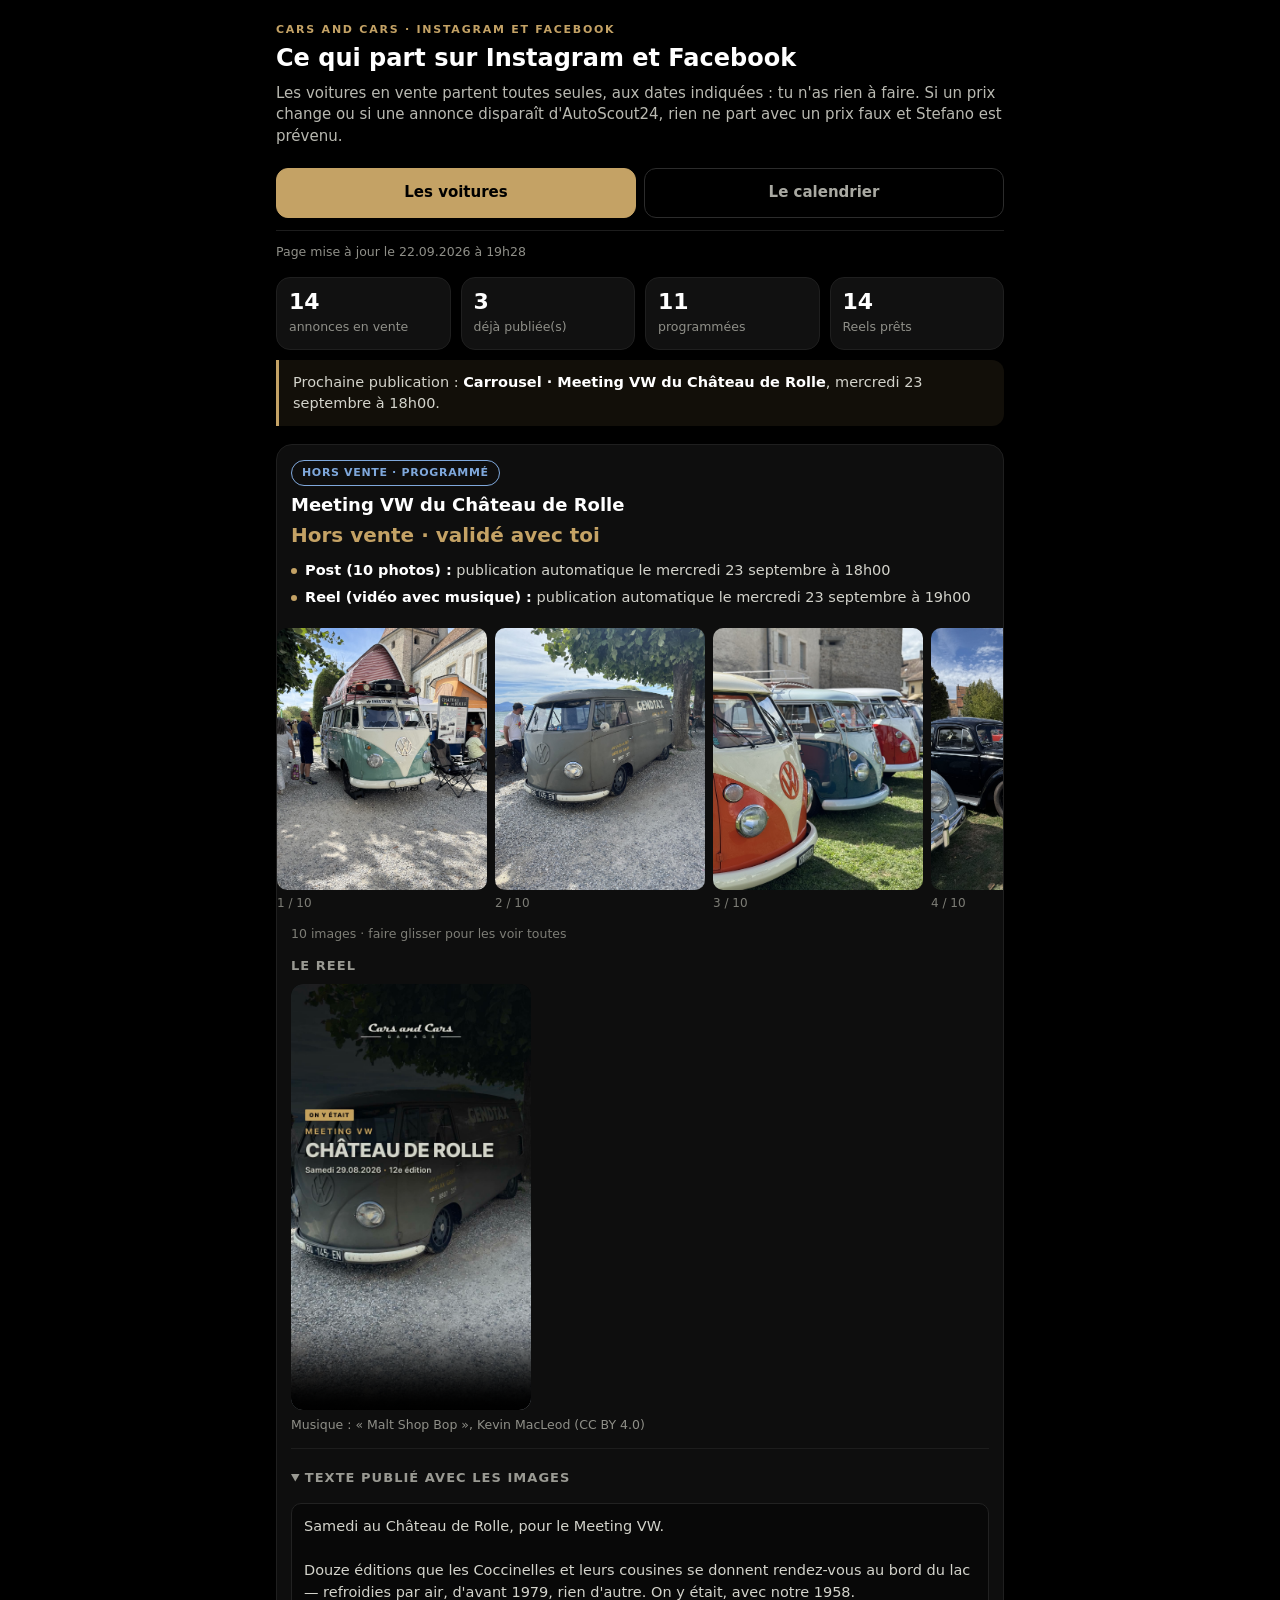
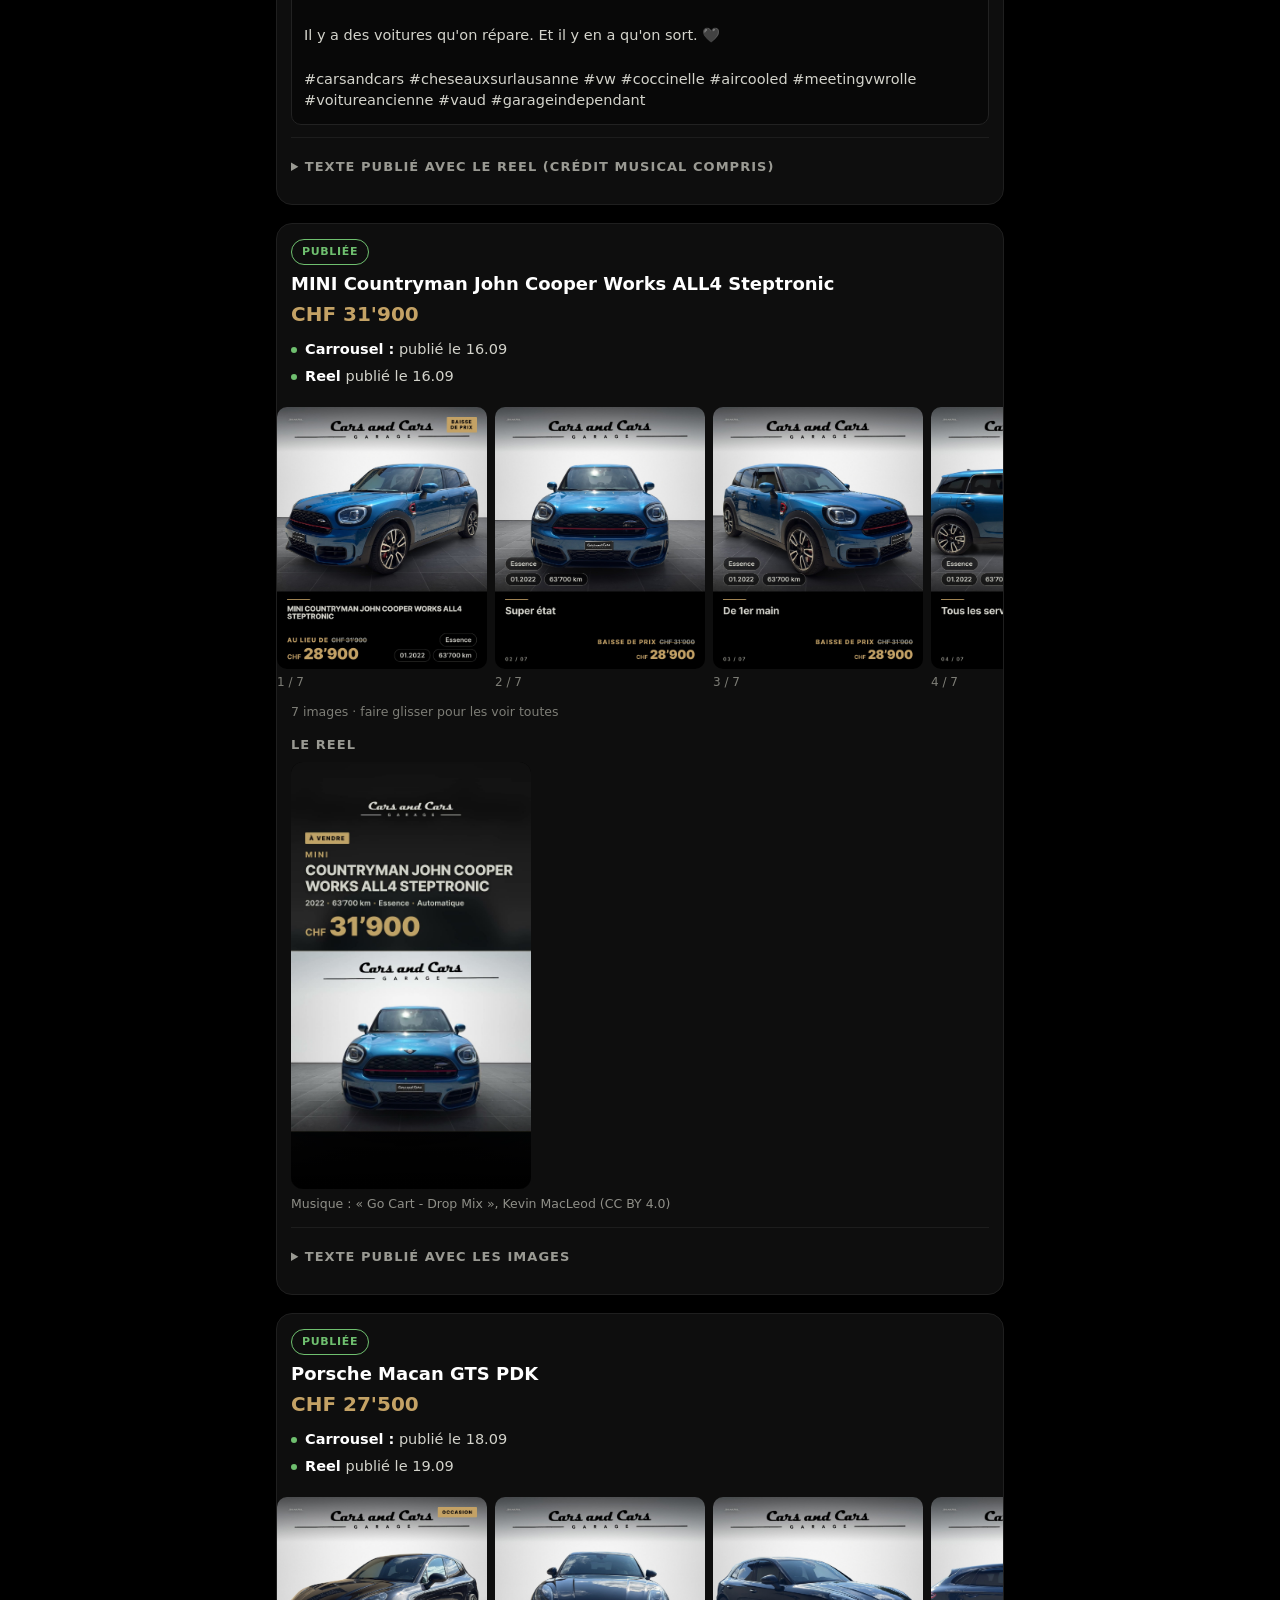
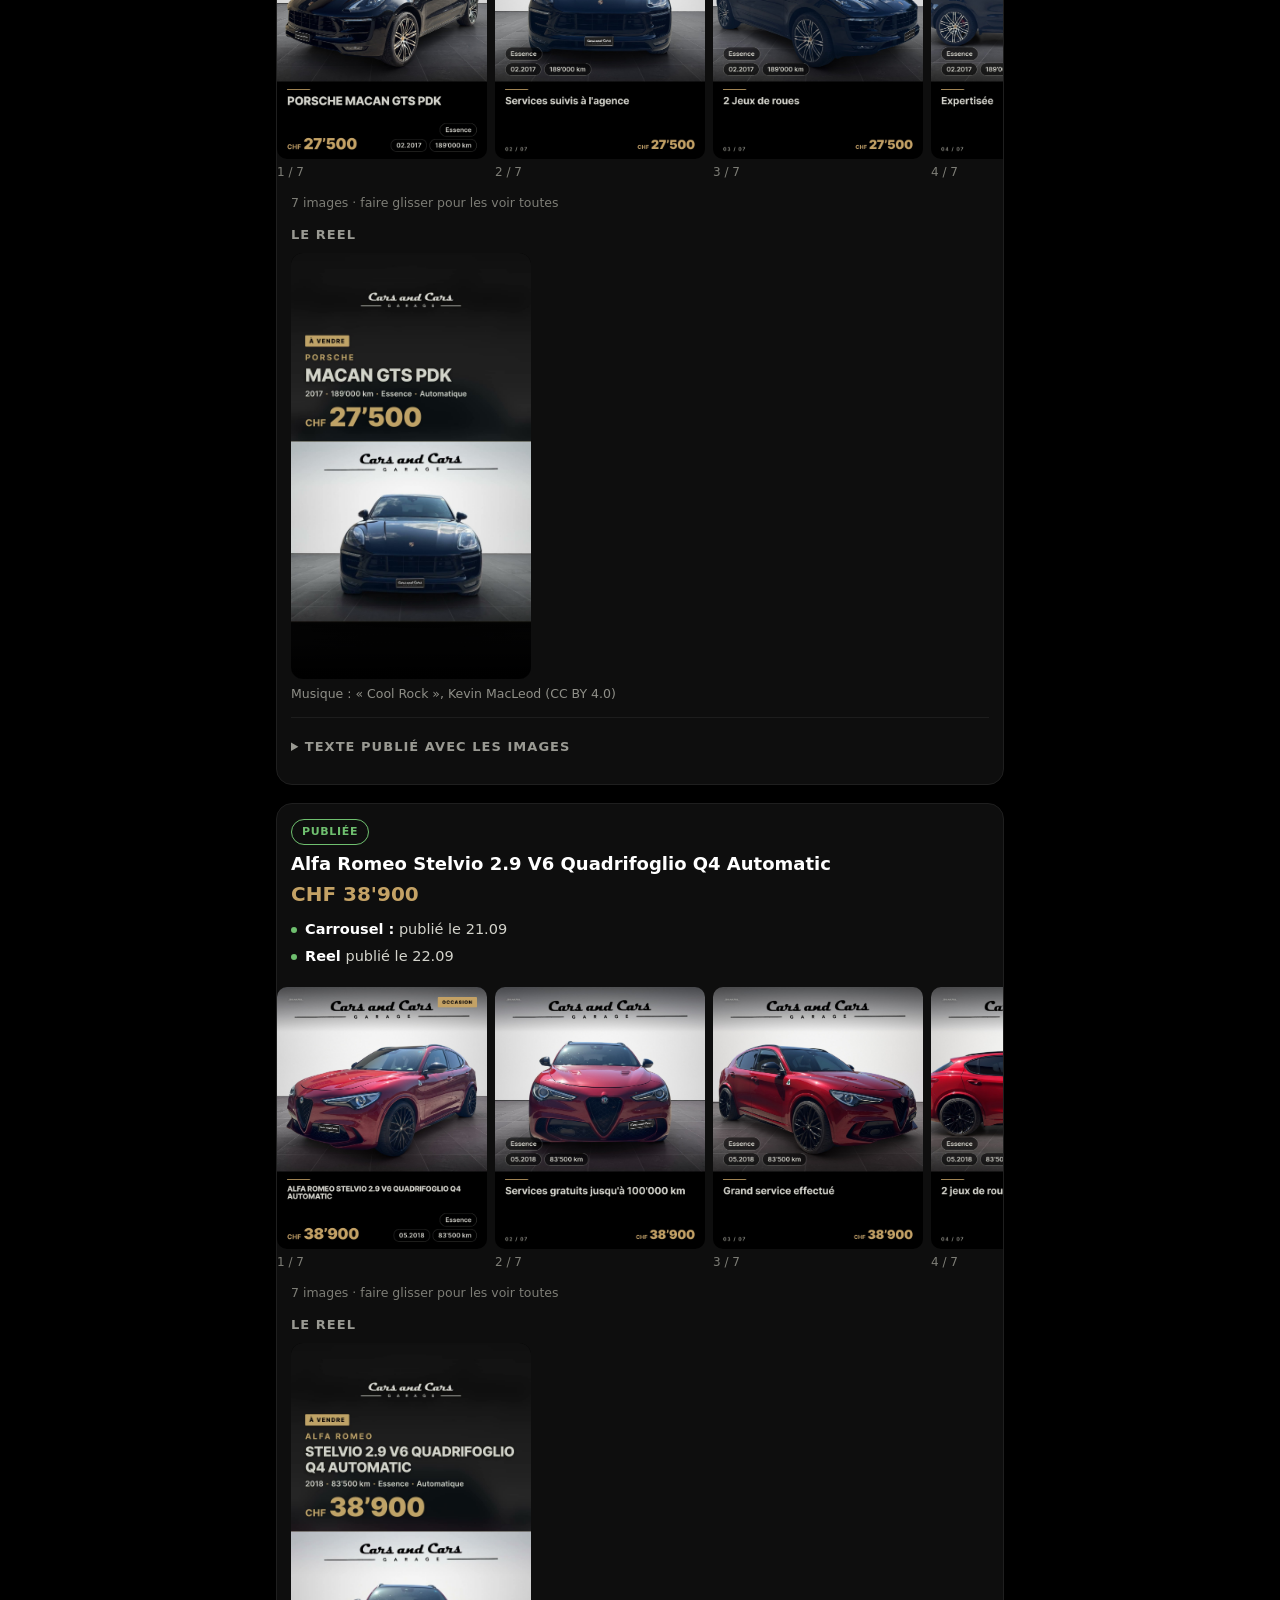
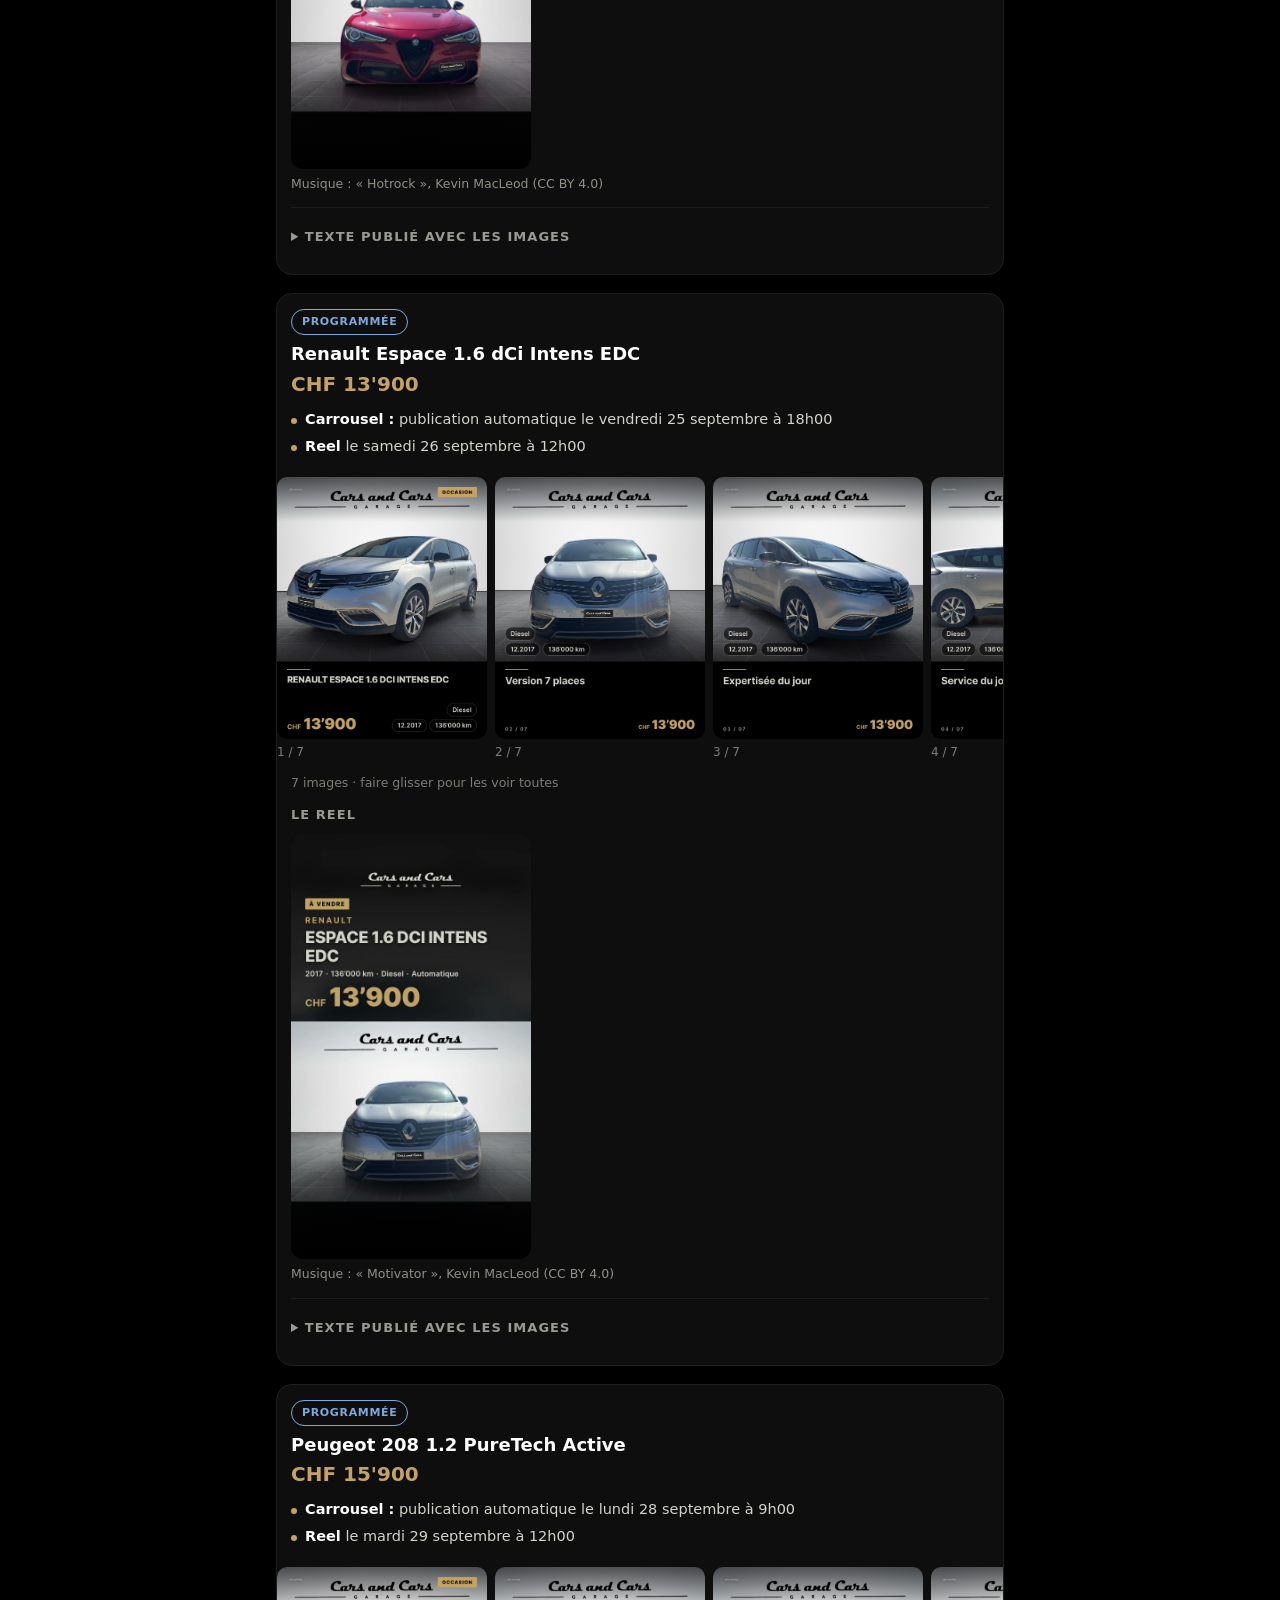
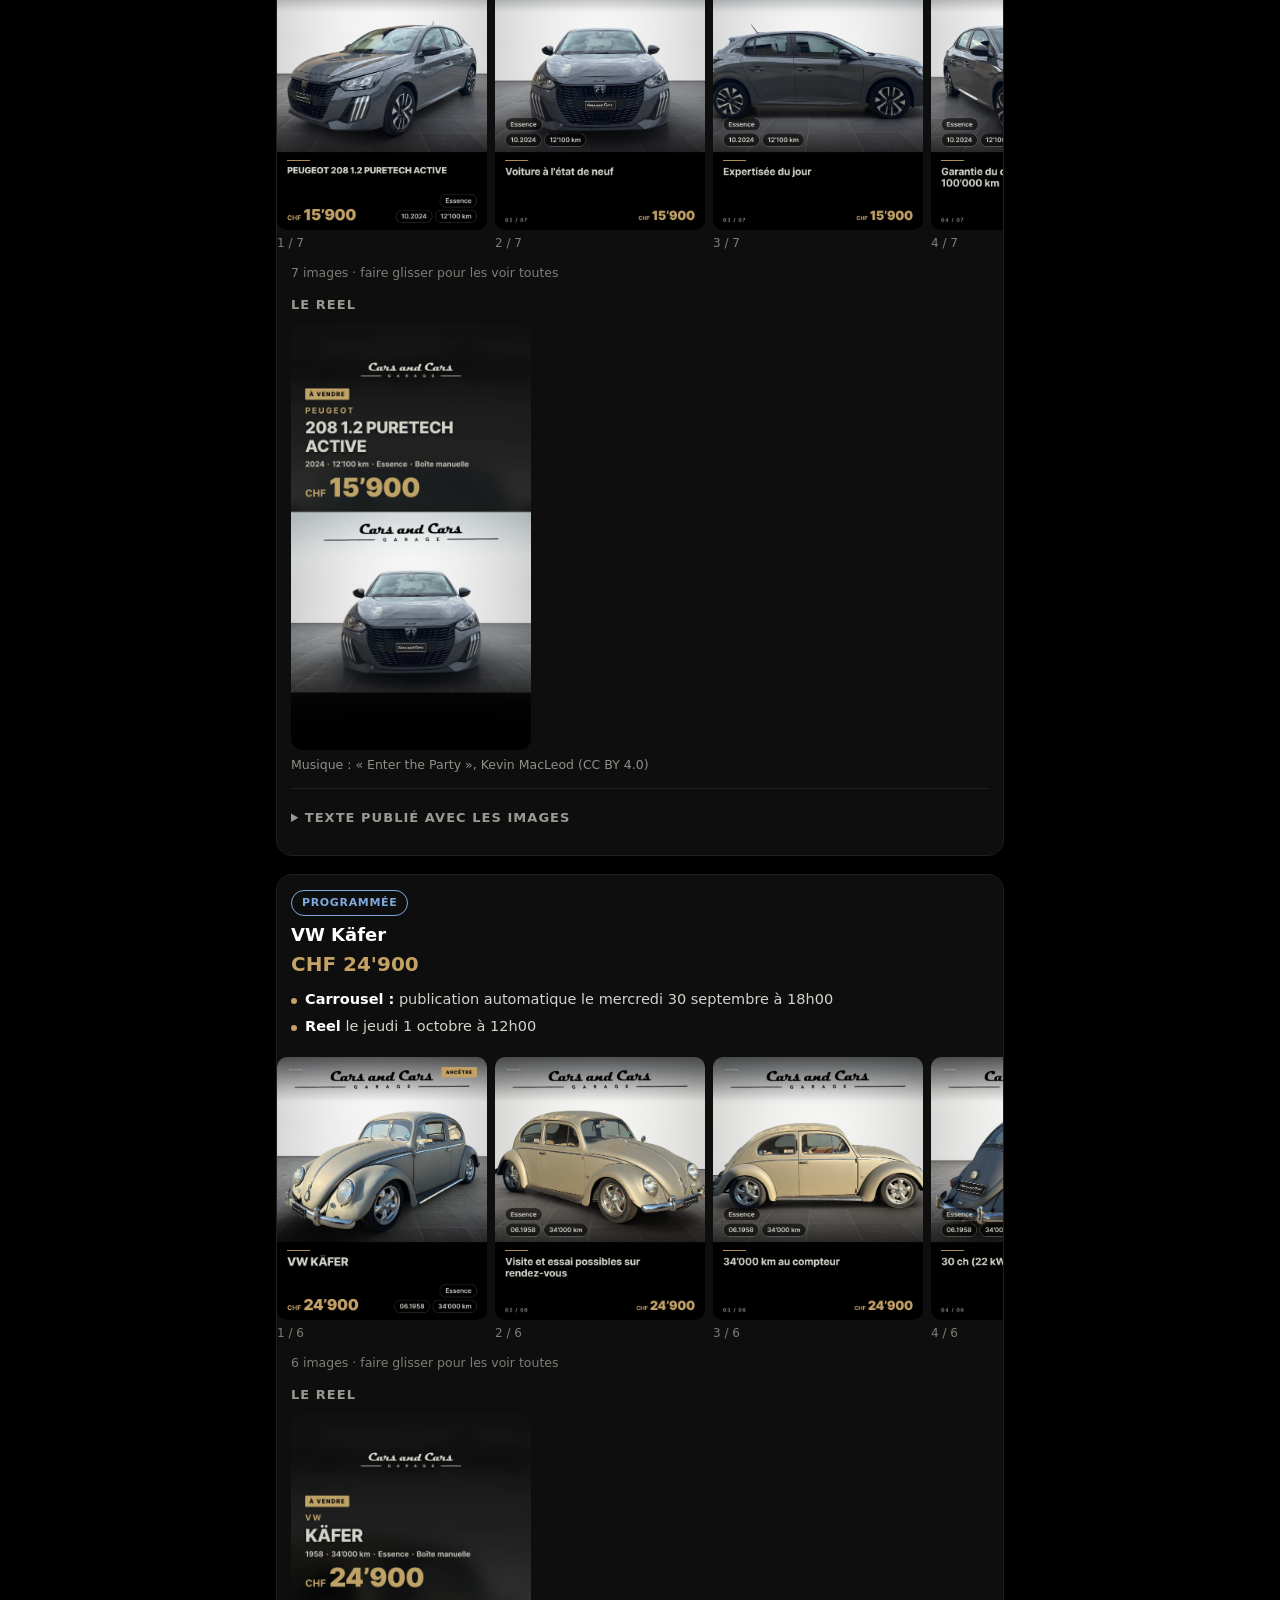
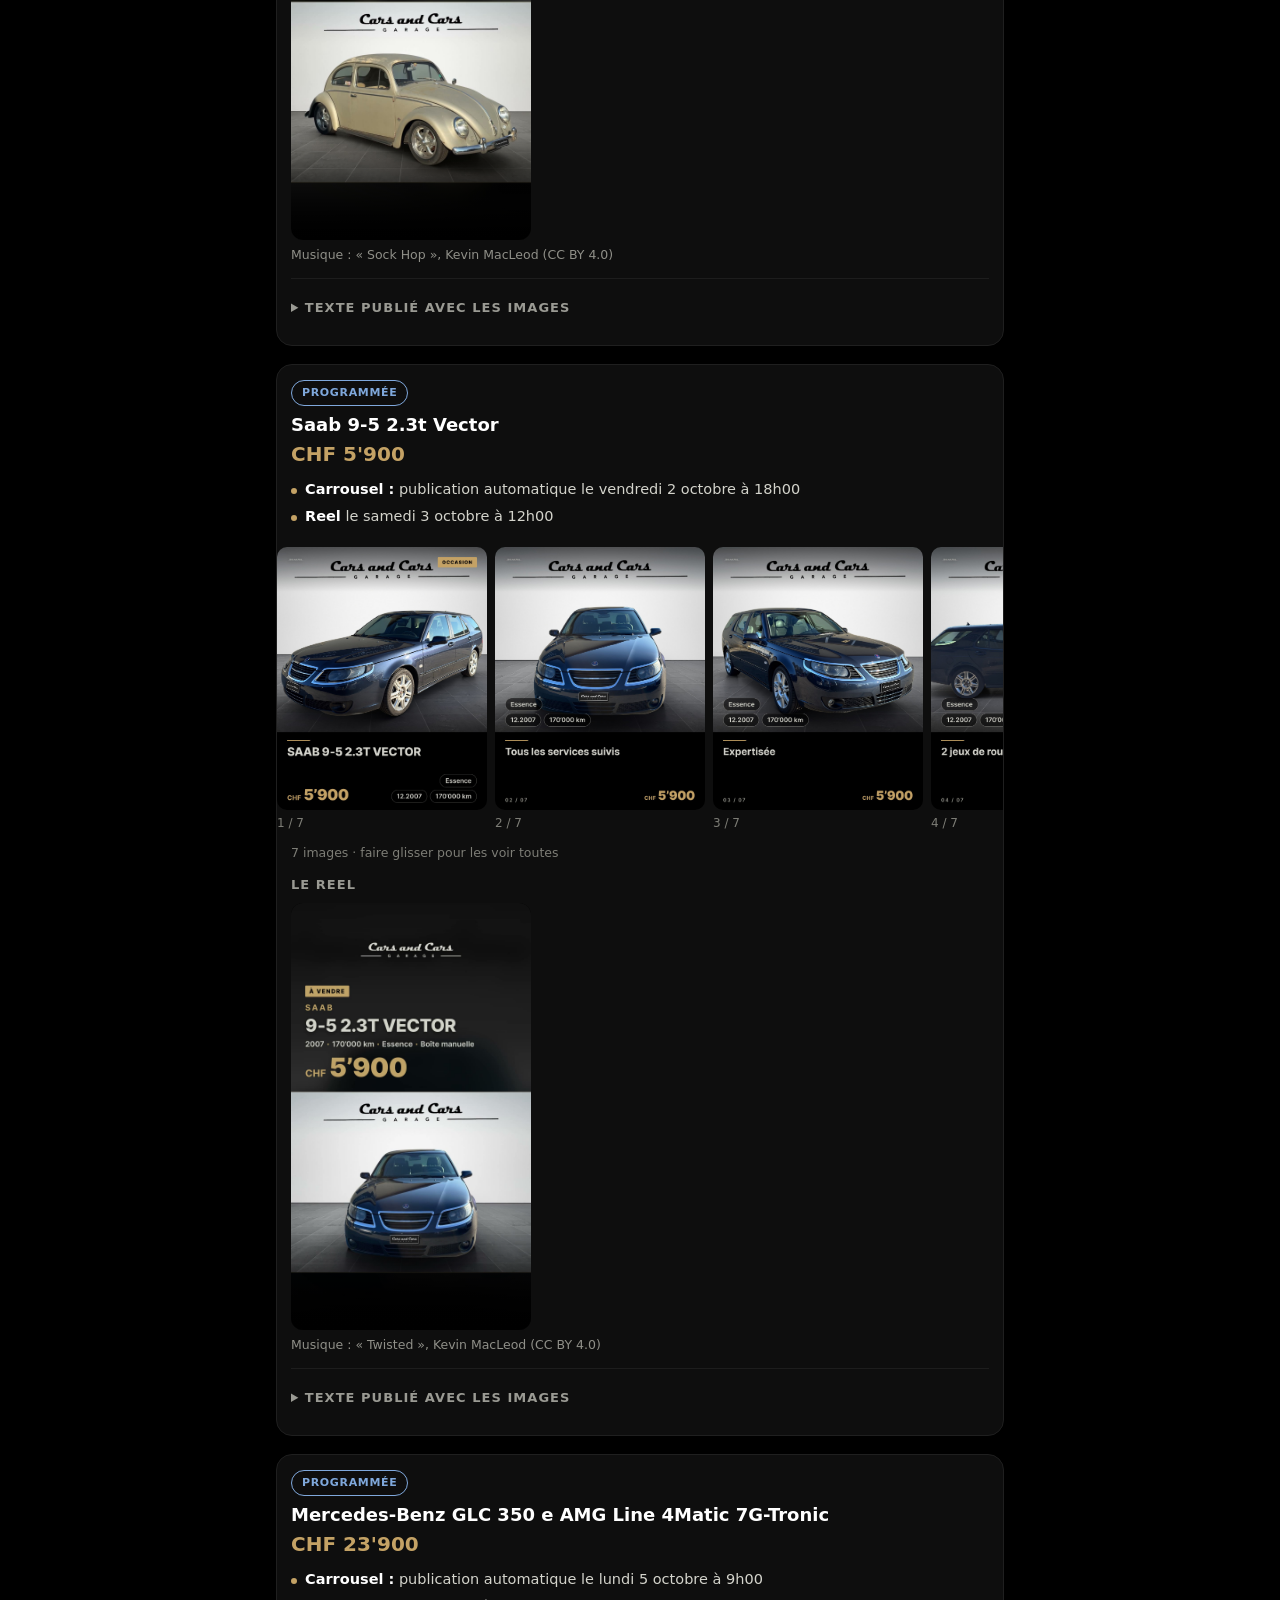
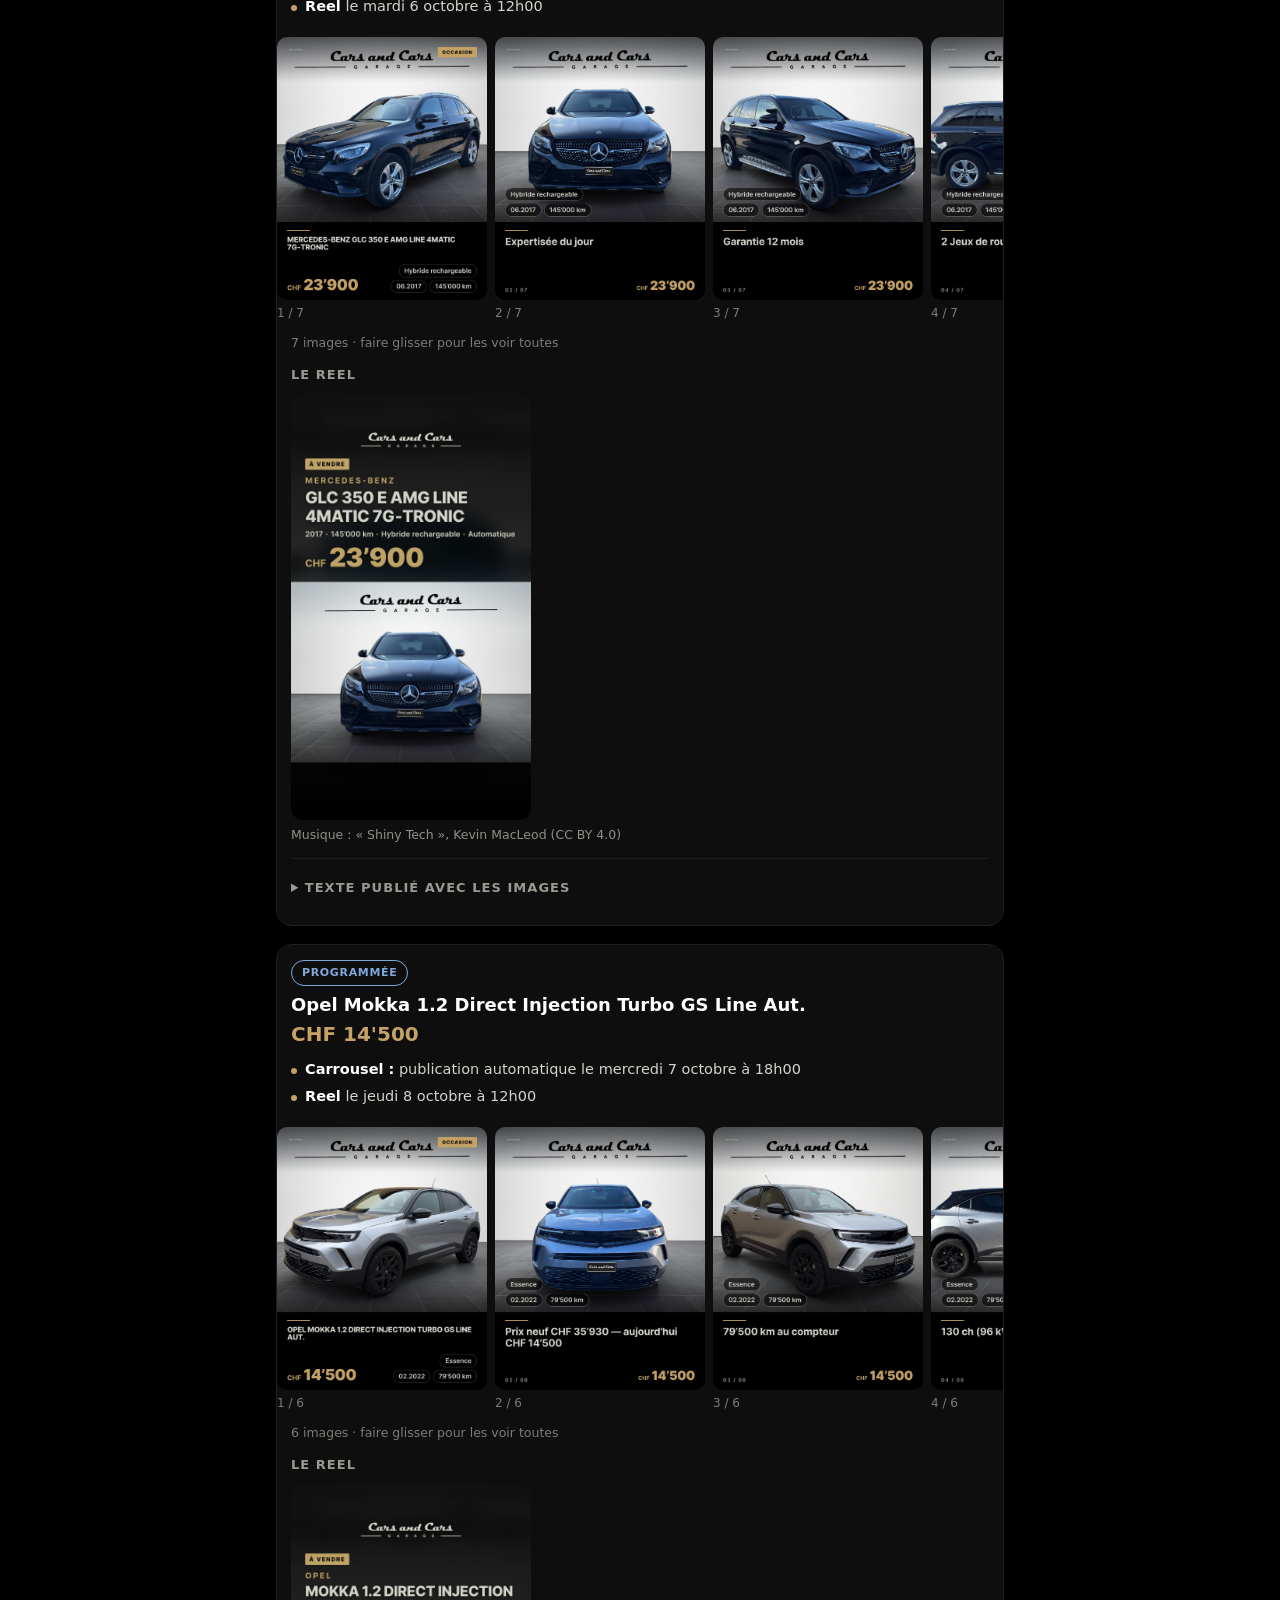
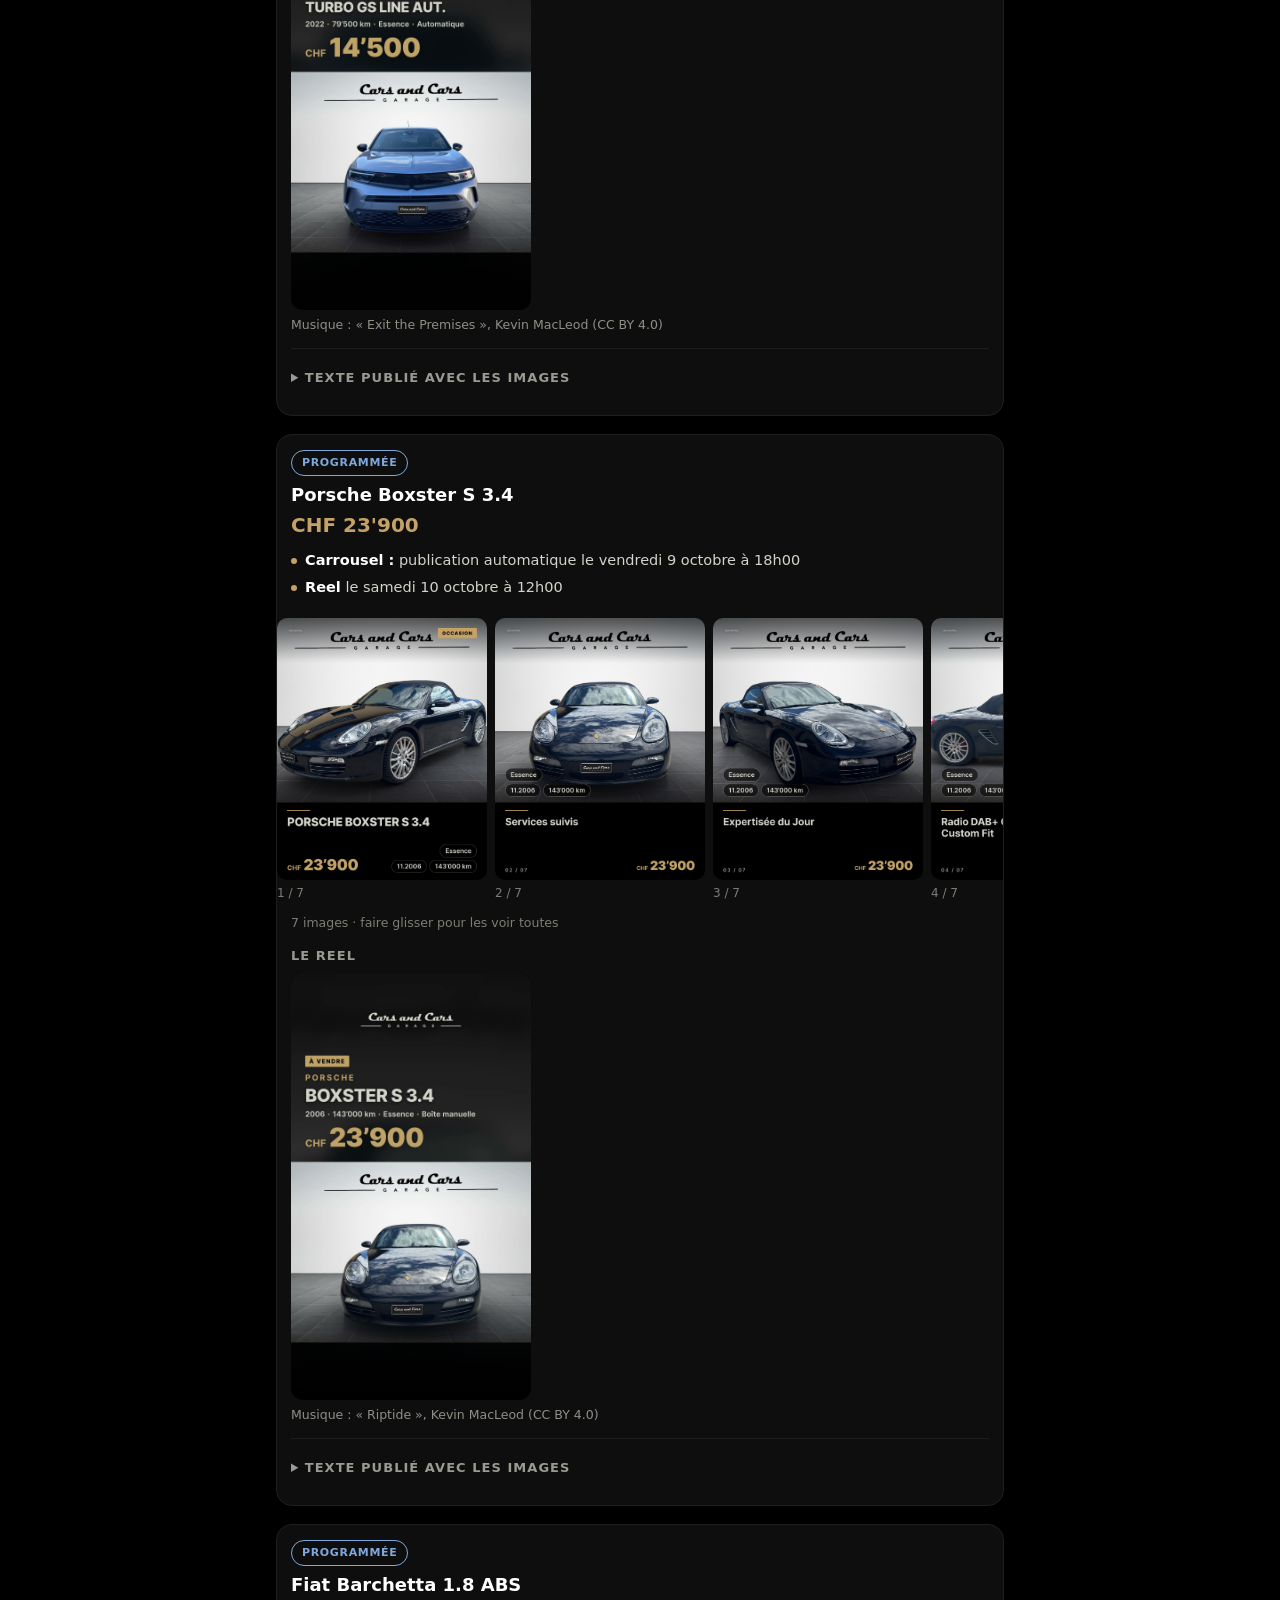
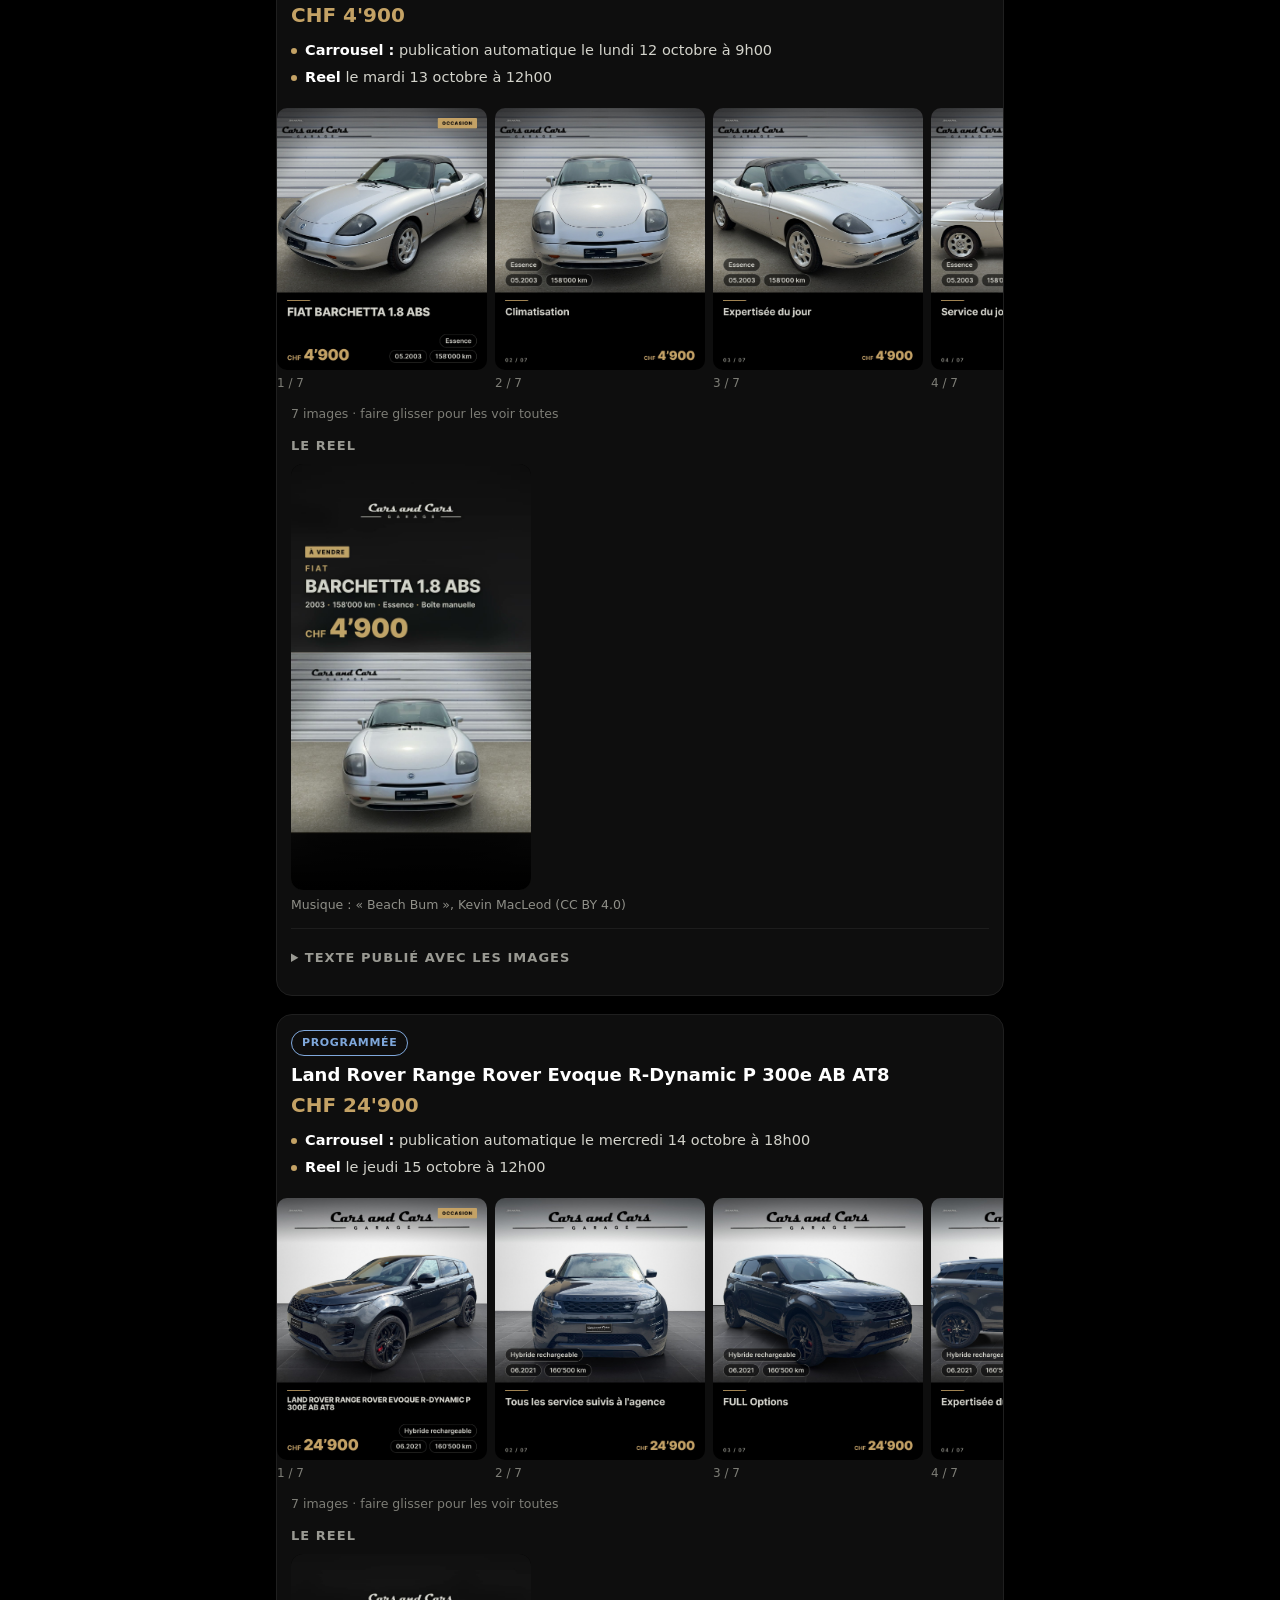
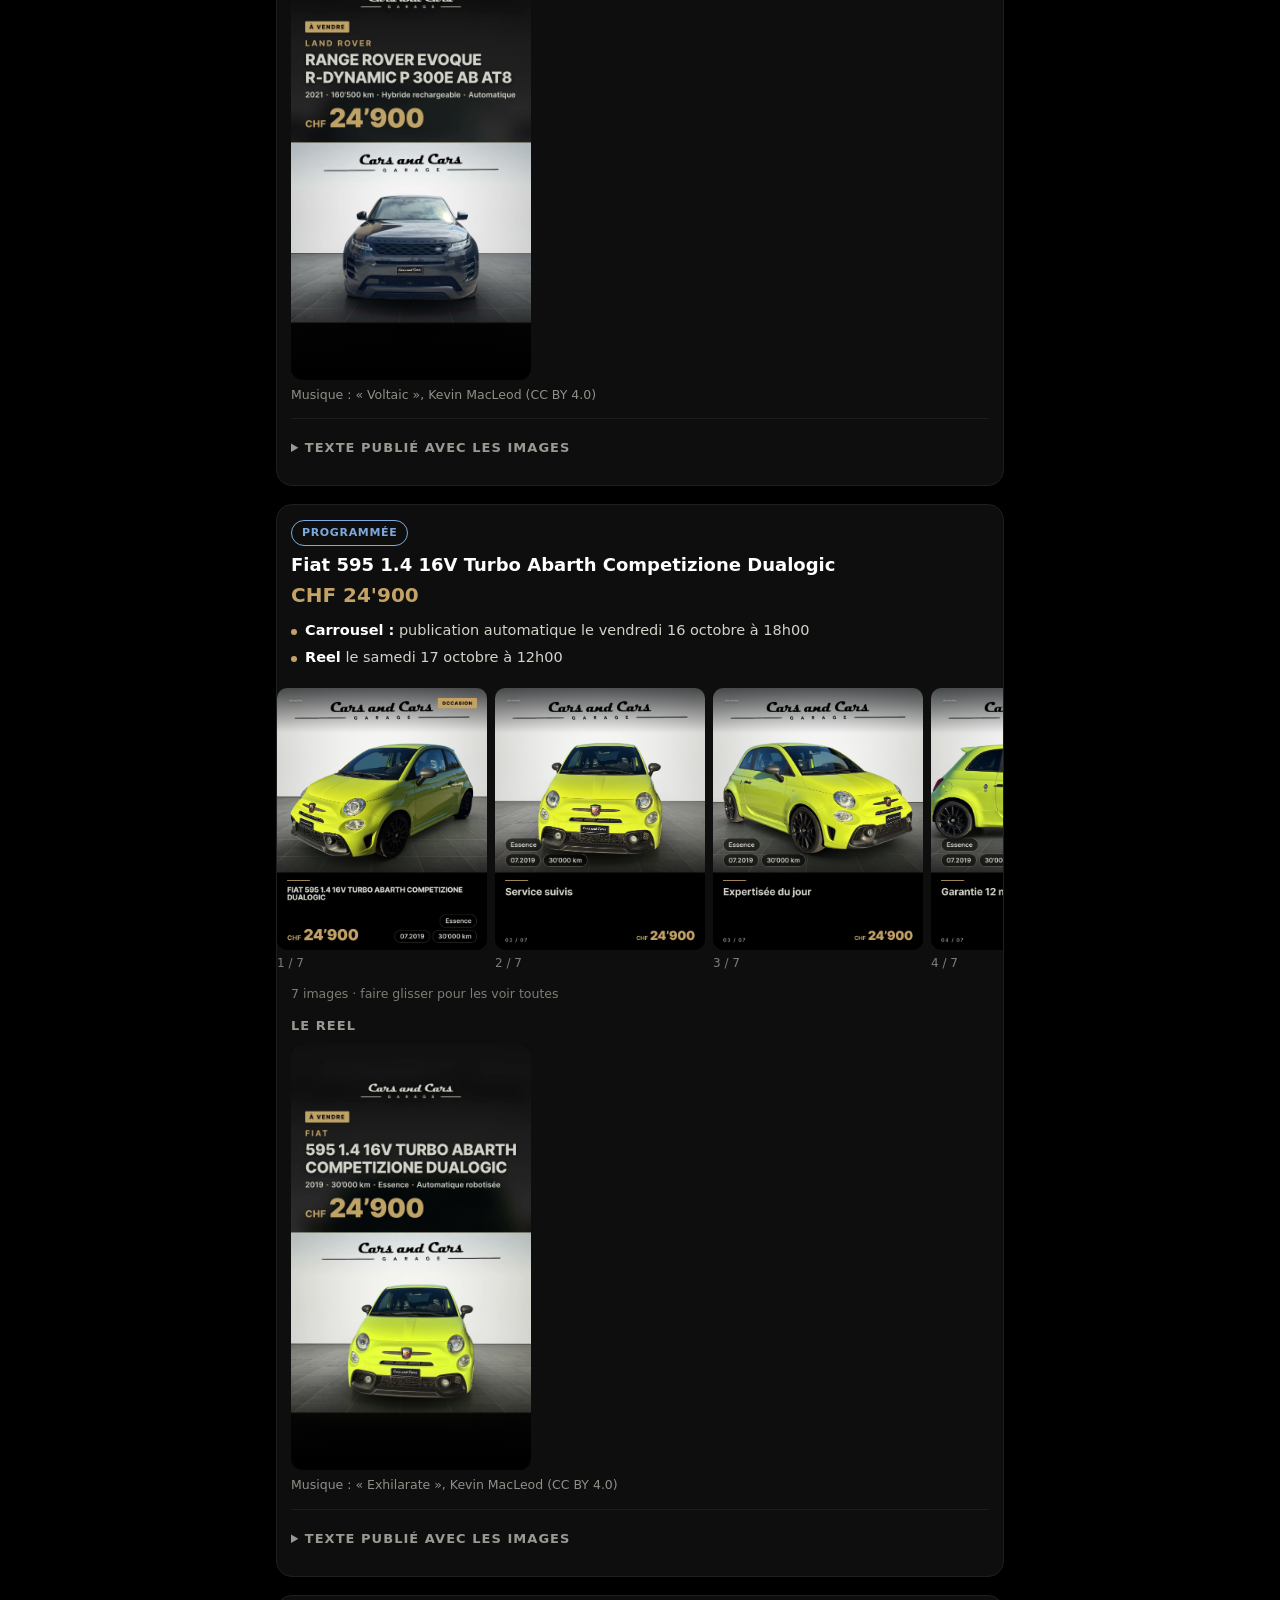
<file: index.html>
<!doctype html>
<html lang="fr"><head>
<meta charset="utf-8">
<meta name="viewport" content="width=device-width,initial-scale=1,viewport-fit=cover">
<meta name="robots" content="noindex,nofollow">
<title>Cars and Cars — ce qui part sur Instagram et Facebook</title>
<link rel="stylesheet" href="posts.css">
</head><body>
<div class="page">
<header class="entete-page"><p class="sur">Cars and Cars · Instagram et Facebook</p><h1>Ce qui part sur Instagram et Facebook</h1><p class="chapo">Les voitures en vente partent toutes seules, aux dates indiquées : tu n&#x27;as rien à faire. Si un prix change ou si une annonce disparaît d&#x27;AutoScout24, rien ne part avec un prix faux et Stefano est prévenu.</p></header><nav class="nav"><a href="programme.html" class="on">Les voitures</a><a href="echeancier.html" class="">Le calendrier</a></nav><p class="maj">Page mise à jour le 22.09.2026 à 19h28</p><section class="chiffres"><div class="chiffre"><b>14</b><span>annonces en vente</span></div><div class="chiffre"><b>3</b><span>déjà publiée(s)</span></div><div class="chiffre"><b>11</b><span>programmées</span></div><div class="chiffre"><b>14</b><span>Reels prêts</span></div></section><p class="prochaine">Prochaine publication : <b>Carrousel · Meeting VW du Château de Rolle</b>, mercredi 23 septembre à 18h00.</p><main><article class="voiture" id="hv-sortie-rolle-2026"><div class="tete"><span class="pastille p-programme">Hors vente · programmé</span><h2>Meeting VW du Château de Rolle</h2><p class="prix">Hors vente · validé avec toi</p><ul class="dates"><li class=""><b>Post (10 photos) :</b> publication automatique le mercredi 23 septembre à 18h00</li><li class=""><b>Reel (vidéo avec musique) :</b> publication automatique le mercredi 23 septembre à 19h00</li></ul></div><div class="bande"><div class="dia"><img src="img/HV_sortie-rolle-2026__01_img_9788.jpg" alt="Image 1 sur 10" width="1080" height="1350" loading="eager"><span>1 / 10</span></div><div class="dia"><img src="img/HV_sortie-rolle-2026__02_img_9789.jpg" alt="Image 2 sur 10" width="1080" height="1350" loading="eager"><span>2 / 10</span></div><div class="dia"><img src="img/HV_sortie-rolle-2026__03_img_9799.jpg" alt="Image 3 sur 10" width="1080" height="1350" loading="lazy"><span>3 / 10</span></div><div class="dia"><img src="img/HV_sortie-rolle-2026__04_img_9807.jpg" alt="Image 4 sur 10" width="1080" height="1350" loading="lazy"><span>4 / 10</span></div><div class="dia"><img src="img/HV_sortie-rolle-2026__05_img_9808.jpg" alt="Image 5 sur 10" width="1080" height="1350" loading="lazy"><span>5 / 10</span></div><div class="dia"><img src="img/HV_sortie-rolle-2026__06_img_9811.jpg" alt="Image 6 sur 10" width="1080" height="1350" loading="lazy"><span>6 / 10</span></div><div class="dia"><img src="img/HV_sortie-rolle-2026__07_img_9813.jpg" alt="Image 7 sur 10" width="1080" height="1350" loading="lazy"><span>7 / 10</span></div><div class="dia"><img src="img/HV_sortie-rolle-2026__08_img_9796.jpg" alt="Image 8 sur 10" width="1080" height="1350" loading="lazy"><span>8 / 10</span></div><div class="dia"><img src="img/HV_sortie-rolle-2026__09_img_9797.jpg" alt="Image 9 sur 10" width="1080" height="1350" loading="lazy"><span>9 / 10</span></div><div class="dia"><img src="img/HV_sortie-rolle-2026__10_img_9820.jpg" alt="Image 10 sur 10" width="1080" height="1350" loading="lazy"><span>10 / 10</span></div></div><p class="glisser">10 images · faire glisser pour les voir toutes</p><div class="reel"><h3>Le Reel</h3><video controls playsinline preload="none" poster="affiches/reel_HV_sortie-rolle-2026.jpg" src="img/REEL_HV_sortie-rolle-2026__reel_HV_sortie-rolle-2026.mp4"></video><p>Musique : « Malt Shop Bop », Kevin MacLeod (CC BY 4.0)</p></div><details class="texte" open><summary>Texte publié avec les images</summary><div class="legende">Samedi au Château de Rolle, pour le Meeting VW.

Douze éditions que les Coccinelles et leurs cousines se donnent rendez-vous au bord du lac — refroidies par air, d&#x27;avant 1979, rien d&#x27;autre. On y était, avec notre 1958.

Il y a des voitures qu&#x27;on répare. Et il y en a qu&#x27;on sort. 🖤

#carsandcars #cheseauxsurlausanne #vw #coccinelle #aircooled #meetingvwrolle #voitureancienne #vaud #garageindependant</div></details><details class="texte"><summary>Texte publié avec le Reel (crédit musical compris)</summary><div class="legende">Samedi au Château de Rolle, pour le Meeting VW.

Douze éditions que les Coccinelles et leurs cousines se donnent rendez-vous au bord du lac — refroidies par air, d&#x27;avant 1979, rien d&#x27;autre. On y était, avec notre 1958.

Il y a des voitures qu&#x27;on répare. Et il y en a qu&#x27;on sort. 🖤

#carsandcars #cheseauxsurlausanne #vw #coccinelle #aircooled #meetingvwrolle #voitureancienne #vaud #garageindependant

Musique (extrait) : &quot;Malt Shop Bop&quot; Kevin MacLeod (incompetech.com)
Licensed under Creative Commons: By Attribution 4.0 License
http://creativecommons.org/licenses/by/4.0/</div></details></article><article class="voiture" id="v20622081"><div class="tete"><span class="pastille p-publie">Publiée</span><h2>MINI Countryman John Cooper Works ALL4 Steptronic</h2><p class="prix">CHF 31&#x27;900</p><ul class="dates"><li class="fait"><b>Carrousel :</b> publié le 16.09</li><li class="fait"><b>Reel</b> publié le 16.09</li></ul></div><div class="bande"><div class="dia"><img src="img/20622081_MINI_Countryman_John_Cooper_Works___1_hero.jpg" alt="Image 1 sur 7 du carrousel" width="1080" height="1350" loading="eager"><span>1 / 7</span></div><div class="dia"><img src="img/20622081_MINI_Countryman_John_Cooper_Works___2_photo.jpg" alt="Image 2 sur 7 du carrousel" width="1080" height="1350" loading="eager"><span>2 / 7</span></div><div class="dia"><img src="img/20622081_MINI_Countryman_John_Cooper_Works___3_photo.jpg" alt="Image 3 sur 7 du carrousel" width="1080" height="1350" loading="lazy"><span>3 / 7</span></div><div class="dia"><img src="img/20622081_MINI_Countryman_John_Cooper_Works___4_photo.jpg" alt="Image 4 sur 7 du carrousel" width="1080" height="1350" loading="lazy"><span>4 / 7</span></div><div class="dia"><img src="img/20622081_MINI_Countryman_John_Cooper_Works___5_points_forts.jpg" alt="Image 5 sur 7 du carrousel" width="1080" height="1350" loading="lazy"><span>5 / 7</span></div><div class="dia"><img src="img/20622081_MINI_Countryman_John_Cooper_Works___6_technique.jpg" alt="Image 6 sur 7 du carrousel" width="1080" height="1350" loading="lazy"><span>6 / 7</span></div><div class="dia"><img src="img/20622081_MINI_Countryman_John_Cooper_Works___7_cta.jpg" alt="Image 7 sur 7 du carrousel" width="1080" height="1350" loading="lazy"><span>7 / 7</span></div></div><p class="glisser">7 images · faire glisser pour les voir toutes</p><div class="reel"><h3>Le Reel</h3><video controls playsinline preload="none" poster="affiches/reel_20622081.jpg" src="img/REEL_20622081__reel_20622081.mp4"></video><p>Musique : « Go Cart - Drop Mix », Kevin MacLeod (CC BY 4.0)</p></div><details class="texte"><summary>Texte publié avec les images</summary><div class="legende">🚗 MINI COUNTRYMAN — CHF 31&#x27;900
2022 · 63&#x27;700 km · Essence · Automatique

Voiture FULL options - super état - De 1er main - Tous les services suivis - 2 jeux de pneus - Expertisée du jour - Garantie 12 mois

👉 Essai sur rendez-vous · 021 731 38 70
Chemin de Mon-Repos 1, 1033 Cheseaux-sur-Lausanne

#carsandcars #occasion #garage #cheseaux #lausanne #mini</div></details></article><article class="voiture" id="v20734243"><div class="tete"><span class="pastille p-publie">Publiée</span><h2>Porsche Macan GTS PDK</h2><p class="prix">CHF 27&#x27;500</p><ul class="dates"><li class="fait"><b>Carrousel :</b> publié le 18.09</li><li class="fait"><b>Reel</b> publié le 19.09</li></ul></div><div class="bande"><div class="dia"><img src="img/20734243_PORSCHE_Macan_GTS_PDK__1_hero.jpg" alt="Image 1 sur 7 du carrousel" width="1080" height="1350" loading="eager"><span>1 / 7</span></div><div class="dia"><img src="img/20734243_PORSCHE_Macan_GTS_PDK__2_photo.jpg" alt="Image 2 sur 7 du carrousel" width="1080" height="1350" loading="eager"><span>2 / 7</span></div><div class="dia"><img src="img/20734243_PORSCHE_Macan_GTS_PDK__3_photo.jpg" alt="Image 3 sur 7 du carrousel" width="1080" height="1350" loading="lazy"><span>3 / 7</span></div><div class="dia"><img src="img/20734243_PORSCHE_Macan_GTS_PDK__4_photo.jpg" alt="Image 4 sur 7 du carrousel" width="1080" height="1350" loading="lazy"><span>4 / 7</span></div><div class="dia"><img src="img/20734243_PORSCHE_Macan_GTS_PDK__5_points_forts.jpg" alt="Image 5 sur 7 du carrousel" width="1080" height="1350" loading="lazy"><span>5 / 7</span></div><div class="dia"><img src="img/20734243_PORSCHE_Macan_GTS_PDK__6_technique.jpg" alt="Image 6 sur 7 du carrousel" width="1080" height="1350" loading="lazy"><span>6 / 7</span></div><div class="dia"><img src="img/20734243_PORSCHE_Macan_GTS_PDK__7_cta.jpg" alt="Image 7 sur 7 du carrousel" width="1080" height="1350" loading="lazy"><span>7 / 7</span></div></div><p class="glisser">7 images · faire glisser pour les voir toutes</p><div class="reel"><h3>Le Reel</h3><video controls playsinline preload="none" poster="affiches/reel_20734243.jpg" src="img/REEL_20734243__reel_20734243.mp4"></video><p>Musique : « Cool Rock », Kevin MacLeod (CC BY 4.0)</p></div><details class="texte"><summary>Texte publié avec les images</summary><div class="legende">🚗 Porsche Macan GTS PDK — CHF 27&#x27;500
2017 · 189&#x27;000 km · Essence · Automatique

Voiture en super état - Services suivis à l&#x27;agence - 2 Jeux de roues - Expertisée

👉 Essai sur rendez-vous · 021 731 38 70
Chemin de Mon-Repos 1, 1033 Cheseaux-sur-Lausanne

#carsandcars #occasion #garage #cheseaux #lausanne #porsche</div></details></article><article class="voiture" id="v20804981"><div class="tete"><span class="pastille p-publie">Publiée</span><h2>Alfa Romeo Stelvio 2.9 V6 Quadrifoglio Q4 Automatic</h2><p class="prix">CHF 38&#x27;900</p><ul class="dates"><li class="fait"><b>Carrousel :</b> publié le 21.09</li><li class="fait"><b>Reel</b> publié le 22.09</li></ul></div><div class="bande"><div class="dia"><img src="img/20804981_ALFA_ROMEO_Stelvio_2_9_V6_Quadrifo__1_hero.jpg" alt="Image 1 sur 7 du carrousel" width="1080" height="1350" loading="eager"><span>1 / 7</span></div><div class="dia"><img src="img/20804981_ALFA_ROMEO_Stelvio_2_9_V6_Quadrifo__2_photo.jpg" alt="Image 2 sur 7 du carrousel" width="1080" height="1350" loading="eager"><span>2 / 7</span></div><div class="dia"><img src="img/20804981_ALFA_ROMEO_Stelvio_2_9_V6_Quadrifo__3_photo.jpg" alt="Image 3 sur 7 du carrousel" width="1080" height="1350" loading="lazy"><span>3 / 7</span></div><div class="dia"><img src="img/20804981_ALFA_ROMEO_Stelvio_2_9_V6_Quadrifo__4_photo.jpg" alt="Image 4 sur 7 du carrousel" width="1080" height="1350" loading="lazy"><span>4 / 7</span></div><div class="dia"><img src="img/20804981_ALFA_ROMEO_Stelvio_2_9_V6_Quadrifo__5_points_forts.jpg" alt="Image 5 sur 7 du carrousel" width="1080" height="1350" loading="lazy"><span>5 / 7</span></div><div class="dia"><img src="img/20804981_ALFA_ROMEO_Stelvio_2_9_V6_Quadrifo__6_technique.jpg" alt="Image 6 sur 7 du carrousel" width="1080" height="1350" loading="lazy"><span>6 / 7</span></div><div class="dia"><img src="img/20804981_ALFA_ROMEO_Stelvio_2_9_V6_Quadrifo__7_cta.jpg" alt="Image 7 sur 7 du carrousel" width="1080" height="1350" loading="lazy"><span>7 / 7</span></div></div><p class="glisser">7 images · faire glisser pour les voir toutes</p><div class="reel"><h3>Le Reel</h3><video controls playsinline preload="none" poster="affiches/reel_20804981.jpg" src="img/REEL_20804981__reel_20804981.mp4"></video><p>Musique : « Hotrock », Kevin MacLeod (CC BY 4.0)</p></div><details class="texte"><summary>Texte publié avec les images</summary><div class="legende">🚗 Alfa Romeo Stelvio 2.9 V6 Quadrifoglio Q4 Automatic — CHF 38&#x27;900
2018 · 83&#x27;500 km · Essence · Automatique

Voiture à l&#x27;état de neuf - Services gratuits jusqu&#x27;à 100&#x27;000 km - Grand service effectué - 2 jeux de roues - roues été 22&#x27; Homologuées - Garantie 12 mois

👉 Essai sur rendez-vous · 021 731 38 70
Chemin de Mon-Repos 1, 1033 Cheseaux-sur-Lausanne

#carsandcars #occasion #garage #cheseaux #lausanne #alfaromeo</div></details></article><article class="voiture" id="v20795503"><div class="tete"><span class="pastille p-programme">Programmée</span><h2>Renault Espace 1.6 dCi Intens EDC</h2><p class="prix">CHF 13&#x27;900</p><ul class="dates"><li class=""><b>Carrousel :</b> publication automatique le vendredi 25 septembre à 18h00</li><li class=""><b>Reel</b> le samedi 26 septembre à 12h00</li></ul></div><div class="bande"><div class="dia"><img src="img/20795503_RENAULT_Espace_1_6_dCi_Intens_EDC__1_hero.jpg" alt="Image 1 sur 7 du carrousel" width="1080" height="1350" loading="eager"><span>1 / 7</span></div><div class="dia"><img src="img/20795503_RENAULT_Espace_1_6_dCi_Intens_EDC__2_photo.jpg" alt="Image 2 sur 7 du carrousel" width="1080" height="1350" loading="eager"><span>2 / 7</span></div><div class="dia"><img src="img/20795503_RENAULT_Espace_1_6_dCi_Intens_EDC__3_photo.jpg" alt="Image 3 sur 7 du carrousel" width="1080" height="1350" loading="lazy"><span>3 / 7</span></div><div class="dia"><img src="img/20795503_RENAULT_Espace_1_6_dCi_Intens_EDC__4_photo.jpg" alt="Image 4 sur 7 du carrousel" width="1080" height="1350" loading="lazy"><span>4 / 7</span></div><div class="dia"><img src="img/20795503_RENAULT_Espace_1_6_dCi_Intens_EDC__5_points_forts.jpg" alt="Image 5 sur 7 du carrousel" width="1080" height="1350" loading="lazy"><span>5 / 7</span></div><div class="dia"><img src="img/20795503_RENAULT_Espace_1_6_dCi_Intens_EDC__6_technique.jpg" alt="Image 6 sur 7 du carrousel" width="1080" height="1350" loading="lazy"><span>6 / 7</span></div><div class="dia"><img src="img/20795503_RENAULT_Espace_1_6_dCi_Intens_EDC__7_cta.jpg" alt="Image 7 sur 7 du carrousel" width="1080" height="1350" loading="lazy"><span>7 / 7</span></div></div><p class="glisser">7 images · faire glisser pour les voir toutes</p><div class="reel"><h3>Le Reel</h3><video controls playsinline preload="none" poster="affiches/reel_20795503.jpg" src="img/REEL_20795503__reel_20795503.mp4"></video><p>Musique : « Motivator », Kevin MacLeod (CC BY 4.0)</p></div><details class="texte"><summary>Texte publié avec les images</summary><div class="legende">🚗 Renault Espace 1.6 dCi Intens EDC — CHF 13&#x27;900
2017 · 136&#x27;000 km · Diesel · Automatique

Services suivis - Version 7 places - Expertisée du jour - Service du jour - 2 jeux de pneus - garantie 12 mois Base

👉 Essai sur rendez-vous · 021 731 38 70
Chemin de Mon-Repos 1, 1033 Cheseaux-sur-Lausanne

#carsandcars #occasion #garage #cheseaux #lausanne #renault</div></details></article><article class="voiture" id="v20183404"><div class="tete"><span class="pastille p-programme">Programmée</span><h2>Peugeot 208 1.2 PureTech Active</h2><p class="prix">CHF 15&#x27;900</p><ul class="dates"><li class=""><b>Carrousel :</b> publication automatique le lundi 28 septembre à 9h00</li><li class=""><b>Reel</b> le mardi 29 septembre à 12h00</li></ul></div><div class="bande"><div class="dia"><img src="img/20183404_PEUGEOT_208_1_2_PureTech_Active__1_hero.jpg" alt="Image 1 sur 7 du carrousel" width="1080" height="1350" loading="eager"><span>1 / 7</span></div><div class="dia"><img src="img/20183404_PEUGEOT_208_1_2_PureTech_Active__2_photo.jpg" alt="Image 2 sur 7 du carrousel" width="1080" height="1350" loading="eager"><span>2 / 7</span></div><div class="dia"><img src="img/20183404_PEUGEOT_208_1_2_PureTech_Active__3_photo.jpg" alt="Image 3 sur 7 du carrousel" width="1080" height="1350" loading="lazy"><span>3 / 7</span></div><div class="dia"><img src="img/20183404_PEUGEOT_208_1_2_PureTech_Active__4_photo.jpg" alt="Image 4 sur 7 du carrousel" width="1080" height="1350" loading="lazy"><span>4 / 7</span></div><div class="dia"><img src="img/20183404_PEUGEOT_208_1_2_PureTech_Active__5_points_forts.jpg" alt="Image 5 sur 7 du carrousel" width="1080" height="1350" loading="lazy"><span>5 / 7</span></div><div class="dia"><img src="img/20183404_PEUGEOT_208_1_2_PureTech_Active__6_technique.jpg" alt="Image 6 sur 7 du carrousel" width="1080" height="1350" loading="lazy"><span>6 / 7</span></div><div class="dia"><img src="img/20183404_PEUGEOT_208_1_2_PureTech_Active__7_cta.jpg" alt="Image 7 sur 7 du carrousel" width="1080" height="1350" loading="lazy"><span>7 / 7</span></div></div><p class="glisser">7 images · faire glisser pour les voir toutes</p><div class="reel"><h3>Le Reel</h3><video controls playsinline preload="none" poster="affiches/reel_20183404.jpg" src="img/REEL_20183404__reel_20183404.mp4"></video><p>Musique : « Enter the Party », Kevin MacLeod (CC BY 4.0)</p></div><details class="texte"><summary>Texte publié avec les images</summary><div class="legende">🚗 Peugeot 208 1.2 PureTech Active — CHF 15&#x27;900
2024 · 12&#x27;100 km · Essence · Manuelle

Voiture à l&#x27;état de neuf - Expertisée du jour - Garantie du constructeur 36 mois ou 100&#x27;000 km

👉 Essai sur rendez-vous · 021 731 38 70
Chemin de Mon-Repos 1, 1033 Cheseaux-sur-Lausanne

#carsandcars #occasion #garage #cheseaux #lausanne #peugeot</div></details></article><article class="voiture" id="v20734420"><div class="tete"><span class="pastille p-programme">Programmée</span><h2>VW Käfer</h2><p class="prix">CHF 24&#x27;900</p><ul class="dates"><li class=""><b>Carrousel :</b> publication automatique le mercredi 30 septembre à 18h00</li><li class=""><b>Reel</b> le jeudi 1 octobre à 12h00</li></ul></div><div class="bande"><div class="dia"><img src="img/20734420_VW_K_fer__1_hero.jpg" alt="Image 1 sur 6 du carrousel" width="1080" height="1350" loading="eager"><span>1 / 6</span></div><div class="dia"><img src="img/20734420_VW_K_fer__2_photo.jpg" alt="Image 2 sur 6 du carrousel" width="1080" height="1350" loading="eager"><span>2 / 6</span></div><div class="dia"><img src="img/20734420_VW_K_fer__3_photo.jpg" alt="Image 3 sur 6 du carrousel" width="1080" height="1350" loading="lazy"><span>3 / 6</span></div><div class="dia"><img src="img/20734420_VW_K_fer__4_photo.jpg" alt="Image 4 sur 6 du carrousel" width="1080" height="1350" loading="lazy"><span>4 / 6</span></div><div class="dia"><img src="img/20734420_VW_K_fer__6_technique.jpg" alt="Image 5 sur 6 du carrousel" width="1080" height="1350" loading="lazy"><span>5 / 6</span></div><div class="dia"><img src="img/20734420_VW_K_fer__7_cta.jpg" alt="Image 6 sur 6 du carrousel" width="1080" height="1350" loading="lazy"><span>6 / 6</span></div></div><p class="glisser">6 images · faire glisser pour les voir toutes</p><div class="reel"><h3>Le Reel</h3><video controls playsinline preload="none" poster="affiches/reel_20734420.jpg" src="img/REEL_20734420__reel_20734420.mp4"></video><p>Musique : « Sock Hop », Kevin MacLeod (CC BY 4.0)</p></div><details class="texte"><summary>Texte publié avec les images</summary><div class="legende">🚗 VW Käfer — CHF 24&#x27;900
1958 · 34&#x27;000 km · Essence · Manuelle

Magnifique VW Coccinelle de 1958, EXPERTISEE, conservée dans son état d’origine et parfaitement préservée.

👉 Essai sur rendez-vous · 021 731 38 70
Chemin de Mon-Repos 1, 1033 Cheseaux-sur-Lausanne

#carsandcars #occasion #garage #cheseaux #lausanne #vw</div></details></article><article class="voiture" id="v20253533"><div class="tete"><span class="pastille p-programme">Programmée</span><h2>Saab 9-5 2.3t Vector</h2><p class="prix">CHF 5&#x27;900</p><ul class="dates"><li class=""><b>Carrousel :</b> publication automatique le vendredi 2 octobre à 18h00</li><li class=""><b>Reel</b> le samedi 3 octobre à 12h00</li></ul></div><div class="bande"><div class="dia"><img src="img/20253533_SAAB_9_5_2_3t_Vector__1_hero.jpg" alt="Image 1 sur 7 du carrousel" width="1080" height="1350" loading="eager"><span>1 / 7</span></div><div class="dia"><img src="img/20253533_SAAB_9_5_2_3t_Vector__2_photo.jpg" alt="Image 2 sur 7 du carrousel" width="1080" height="1350" loading="eager"><span>2 / 7</span></div><div class="dia"><img src="img/20253533_SAAB_9_5_2_3t_Vector__3_photo.jpg" alt="Image 3 sur 7 du carrousel" width="1080" height="1350" loading="lazy"><span>3 / 7</span></div><div class="dia"><img src="img/20253533_SAAB_9_5_2_3t_Vector__4_photo.jpg" alt="Image 4 sur 7 du carrousel" width="1080" height="1350" loading="lazy"><span>4 / 7</span></div><div class="dia"><img src="img/20253533_SAAB_9_5_2_3t_Vector__5_points_forts.jpg" alt="Image 5 sur 7 du carrousel" width="1080" height="1350" loading="lazy"><span>5 / 7</span></div><div class="dia"><img src="img/20253533_SAAB_9_5_2_3t_Vector__6_technique.jpg" alt="Image 6 sur 7 du carrousel" width="1080" height="1350" loading="lazy"><span>6 / 7</span></div><div class="dia"><img src="img/20253533_SAAB_9_5_2_3t_Vector__7_cta.jpg" alt="Image 7 sur 7 du carrousel" width="1080" height="1350" loading="lazy"><span>7 / 7</span></div></div><p class="glisser">7 images · faire glisser pour les voir toutes</p><div class="reel"><h3>Le Reel</h3><video controls playsinline preload="none" poster="affiches/reel_20253533.jpg" src="img/REEL_20253533__reel_20253533.mp4"></video><p>Musique : « Twisted », Kevin MacLeod (CC BY 4.0)</p></div><details class="texte"><summary>Texte publié avec les images</summary><div class="legende">🚗 Saab 9-5 2.3t Vector — CHF 5&#x27;900
2007 · 170&#x27;000 km · Essence · Manuelle

Voiture en super état - tous les services suivis - expertisée - 2 jeux de roues

👉 Essai sur rendez-vous · 021 731 38 70
Chemin de Mon-Repos 1, 1033 Cheseaux-sur-Lausanne

#carsandcars #occasion #garage #cheseaux #lausanne #saab</div></details></article><article class="voiture" id="v20096946"><div class="tete"><span class="pastille p-programme">Programmée</span><h2>Mercedes-Benz GLC 350 e AMG Line 4Matic 7G-Tronic</h2><p class="prix">CHF 23&#x27;900</p><ul class="dates"><li class=""><b>Carrousel :</b> publication automatique le lundi 5 octobre à 9h00</li><li class=""><b>Reel</b> le mardi 6 octobre à 12h00</li></ul></div><div class="bande"><div class="dia"><img src="img/20096946_MERCEDES_BENZ_GLC_350_e_AMG_Line_4__1_hero.jpg" alt="Image 1 sur 7 du carrousel" width="1080" height="1350" loading="eager"><span>1 / 7</span></div><div class="dia"><img src="img/20096946_MERCEDES_BENZ_GLC_350_e_AMG_Line_4__2_photo.jpg" alt="Image 2 sur 7 du carrousel" width="1080" height="1350" loading="eager"><span>2 / 7</span></div><div class="dia"><img src="img/20096946_MERCEDES_BENZ_GLC_350_e_AMG_Line_4__3_photo.jpg" alt="Image 3 sur 7 du carrousel" width="1080" height="1350" loading="lazy"><span>3 / 7</span></div><div class="dia"><img src="img/20096946_MERCEDES_BENZ_GLC_350_e_AMG_Line_4__4_photo.jpg" alt="Image 4 sur 7 du carrousel" width="1080" height="1350" loading="lazy"><span>4 / 7</span></div><div class="dia"><img src="img/20096946_MERCEDES_BENZ_GLC_350_e_AMG_Line_4__5_points_forts.jpg" alt="Image 5 sur 7 du carrousel" width="1080" height="1350" loading="lazy"><span>5 / 7</span></div><div class="dia"><img src="img/20096946_MERCEDES_BENZ_GLC_350_e_AMG_Line_4__6_technique.jpg" alt="Image 6 sur 7 du carrousel" width="1080" height="1350" loading="lazy"><span>6 / 7</span></div><div class="dia"><img src="img/20096946_MERCEDES_BENZ_GLC_350_e_AMG_Line_4__7_cta.jpg" alt="Image 7 sur 7 du carrousel" width="1080" height="1350" loading="lazy"><span>7 / 7</span></div></div><p class="glisser">7 images · faire glisser pour les voir toutes</p><div class="reel"><h3>Le Reel</h3><video controls playsinline preload="none" poster="affiches/reel_20096946.jpg" src="img/REEL_20096946__reel_20096946.mp4"></video><p>Musique : « Shiny Tech », Kevin MacLeod (CC BY 4.0)</p></div><details class="texte"><summary>Texte publié avec les images</summary><div class="legende">🚗 Mercedes-Benz GLC 350 e AMG Line 4Matic 7G-Tronic — CHF 23&#x27;900
2017 · 145&#x27;000 km · Hybride rechargeable · Automatique

Voiture en super état - Expertisée du jour - Garantie 12 mois - 2 Jeux de roues - Câbles chargeurs inclus

👉 Essai sur rendez-vous · 021 731 38 70
Chemin de Mon-Repos 1, 1033 Cheseaux-sur-Lausanne

#carsandcars #occasion #garage #cheseaux #lausanne #mercedesbenz</div></details></article><article class="voiture" id="v20222756"><div class="tete"><span class="pastille p-programme">Programmée</span><h2>Opel Mokka 1.2 Direct Injection Turbo GS Line Aut.</h2><p class="prix">CHF 14&#x27;500</p><ul class="dates"><li class=""><b>Carrousel :</b> publication automatique le mercredi 7 octobre à 18h00</li><li class=""><b>Reel</b> le jeudi 8 octobre à 12h00</li></ul></div><div class="bande"><div class="dia"><img src="img/20222756_OPEL_Mokka_1_2_Direct_Injection_Tu__1_hero.jpg" alt="Image 1 sur 6 du carrousel" width="1080" height="1350" loading="eager"><span>1 / 6</span></div><div class="dia"><img src="img/20222756_OPEL_Mokka_1_2_Direct_Injection_Tu__2_photo.jpg" alt="Image 2 sur 6 du carrousel" width="1080" height="1350" loading="eager"><span>2 / 6</span></div><div class="dia"><img src="img/20222756_OPEL_Mokka_1_2_Direct_Injection_Tu__3_photo.jpg" alt="Image 3 sur 6 du carrousel" width="1080" height="1350" loading="lazy"><span>3 / 6</span></div><div class="dia"><img src="img/20222756_OPEL_Mokka_1_2_Direct_Injection_Tu__4_photo.jpg" alt="Image 4 sur 6 du carrousel" width="1080" height="1350" loading="lazy"><span>4 / 6</span></div><div class="dia"><img src="img/20222756_OPEL_Mokka_1_2_Direct_Injection_Tu__6_technique.jpg" alt="Image 5 sur 6 du carrousel" width="1080" height="1350" loading="lazy"><span>5 / 6</span></div><div class="dia"><img src="img/20222756_OPEL_Mokka_1_2_Direct_Injection_Tu__7_cta.jpg" alt="Image 6 sur 6 du carrousel" width="1080" height="1350" loading="lazy"><span>6 / 6</span></div></div><p class="glisser">6 images · faire glisser pour les voir toutes</p><div class="reel"><h3>Le Reel</h3><video controls playsinline preload="none" poster="affiches/reel_20222756.jpg" src="img/REEL_20222756__reel_20222756.mp4"></video><p>Musique : « Exit the Premises », Kevin MacLeod (CC BY 4.0)</p></div><details class="texte"><summary>Texte publié avec les images</summary><div class="legende">🚗 Opel Mokka 1.2 Direct Injection Turbo GS Line Aut. — CHF 14&#x27;500
2022 · 79&#x27;500 km · Essence · Automatique

👉 Essai sur rendez-vous · 021 731 38 70
Chemin de Mon-Repos 1, 1033 Cheseaux-sur-Lausanne

#carsandcars #occasion #garage #cheseaux #lausanne #opel</div></details></article><article class="voiture" id="v20548427"><div class="tete"><span class="pastille p-programme">Programmée</span><h2>Porsche Boxster S 3.4</h2><p class="prix">CHF 23&#x27;900</p><ul class="dates"><li class=""><b>Carrousel :</b> publication automatique le vendredi 9 octobre à 18h00</li><li class=""><b>Reel</b> le samedi 10 octobre à 12h00</li></ul></div><div class="bande"><div class="dia"><img src="img/20548427_PORSCHE_Boxster_S_3_4__1_hero.jpg" alt="Image 1 sur 7 du carrousel" width="1080" height="1350" loading="eager"><span>1 / 7</span></div><div class="dia"><img src="img/20548427_PORSCHE_Boxster_S_3_4__2_photo.jpg" alt="Image 2 sur 7 du carrousel" width="1080" height="1350" loading="eager"><span>2 / 7</span></div><div class="dia"><img src="img/20548427_PORSCHE_Boxster_S_3_4__3_photo.jpg" alt="Image 3 sur 7 du carrousel" width="1080" height="1350" loading="lazy"><span>3 / 7</span></div><div class="dia"><img src="img/20548427_PORSCHE_Boxster_S_3_4__4_photo.jpg" alt="Image 4 sur 7 du carrousel" width="1080" height="1350" loading="lazy"><span>4 / 7</span></div><div class="dia"><img src="img/20548427_PORSCHE_Boxster_S_3_4__5_points_forts.jpg" alt="Image 5 sur 7 du carrousel" width="1080" height="1350" loading="lazy"><span>5 / 7</span></div><div class="dia"><img src="img/20548427_PORSCHE_Boxster_S_3_4__6_technique.jpg" alt="Image 6 sur 7 du carrousel" width="1080" height="1350" loading="lazy"><span>6 / 7</span></div><div class="dia"><img src="img/20548427_PORSCHE_Boxster_S_3_4__7_cta.jpg" alt="Image 7 sur 7 du carrousel" width="1080" height="1350" loading="lazy"><span>7 / 7</span></div></div><p class="glisser">7 images · faire glisser pour les voir toutes</p><div class="reel"><h3>Le Reel</h3><video controls playsinline preload="none" poster="affiches/reel_20548427.jpg" src="img/REEL_20548427__reel_20548427.mp4"></video><p>Musique : « Riptide », Kevin MacLeod (CC BY 4.0)</p></div><details class="texte"><summary>Texte publié avec les images</summary><div class="legende">🚗 Porsche Boxster S 3.4 — CHF 23&#x27;900
2006 · 143&#x27;000 km · Essence · Manuelle

Voiture en super état - Services suivis - Expertisée du Jour - Radio DAB+ CarPlay/Android Auto Custom Fit

👉 Essai sur rendez-vous · 021 731 38 70
Chemin de Mon-Repos 1, 1033 Cheseaux-sur-Lausanne

#carsandcars #occasion #garage #cheseaux #lausanne #porsche</div></details></article><article class="voiture" id="v12265553"><div class="tete"><span class="pastille p-programme">Programmée</span><h2>Fiat Barchetta 1.8 ABS</h2><p class="prix">CHF 4&#x27;900</p><ul class="dates"><li class=""><b>Carrousel :</b> publication automatique le lundi 12 octobre à 9h00</li><li class=""><b>Reel</b> le mardi 13 octobre à 12h00</li></ul></div><div class="bande"><div class="dia"><img src="img/12265553_FIAT_Barchetta_1_8_ABS__1_hero.jpg" alt="Image 1 sur 7 du carrousel" width="1080" height="1350" loading="eager"><span>1 / 7</span></div><div class="dia"><img src="img/12265553_FIAT_Barchetta_1_8_ABS__2_photo.jpg" alt="Image 2 sur 7 du carrousel" width="1080" height="1350" loading="eager"><span>2 / 7</span></div><div class="dia"><img src="img/12265553_FIAT_Barchetta_1_8_ABS__3_photo.jpg" alt="Image 3 sur 7 du carrousel" width="1080" height="1350" loading="lazy"><span>3 / 7</span></div><div class="dia"><img src="img/12265553_FIAT_Barchetta_1_8_ABS__4_photo.jpg" alt="Image 4 sur 7 du carrousel" width="1080" height="1350" loading="lazy"><span>4 / 7</span></div><div class="dia"><img src="img/12265553_FIAT_Barchetta_1_8_ABS__5_points_forts.jpg" alt="Image 5 sur 7 du carrousel" width="1080" height="1350" loading="lazy"><span>5 / 7</span></div><div class="dia"><img src="img/12265553_FIAT_Barchetta_1_8_ABS__6_technique.jpg" alt="Image 6 sur 7 du carrousel" width="1080" height="1350" loading="lazy"><span>6 / 7</span></div><div class="dia"><img src="img/12265553_FIAT_Barchetta_1_8_ABS__7_cta.jpg" alt="Image 7 sur 7 du carrousel" width="1080" height="1350" loading="lazy"><span>7 / 7</span></div></div><p class="glisser">7 images · faire glisser pour les voir toutes</p><div class="reel"><h3>Le Reel</h3><video controls playsinline preload="none" poster="affiches/reel_12265553.jpg" src="img/REEL_12265553__reel_12265553.mp4"></video><p>Musique : « Beach Bum », Kevin MacLeod (CC BY 4.0)</p></div><details class="texte"><summary>Texte publié avec les images</summary><div class="legende">🚗 Fiat Barchetta 1.8 ABS — CHF 4&#x27;900
2003 · 158&#x27;000 km · Essence · Manuelle

Voiture en super état - Climatisation - Expertisée du jour - Service du jour - Pare-Chocs légèrement abimé à l&#x27;avant

👉 Essai sur rendez-vous · 021 731 38 70
Chemin de Mon-Repos 1, 1033 Cheseaux-sur-Lausanne

#carsandcars #occasion #garage #cheseaux #lausanne #fiat</div></details></article><article class="voiture" id="v20420476"><div class="tete"><span class="pastille p-programme">Programmée</span><h2>Land Rover Range Rover Evoque R-Dynamic P 300e AB AT8</h2><p class="prix">CHF 24&#x27;900</p><ul class="dates"><li class=""><b>Carrousel :</b> publication automatique le mercredi 14 octobre à 18h00</li><li class=""><b>Reel</b> le jeudi 15 octobre à 12h00</li></ul></div><div class="bande"><div class="dia"><img src="img/20420476_LAND_ROVER_Range_Rover_Evoque_R_Dy__1_hero.jpg" alt="Image 1 sur 7 du carrousel" width="1080" height="1350" loading="eager"><span>1 / 7</span></div><div class="dia"><img src="img/20420476_LAND_ROVER_Range_Rover_Evoque_R_Dy__2_photo.jpg" alt="Image 2 sur 7 du carrousel" width="1080" height="1350" loading="eager"><span>2 / 7</span></div><div class="dia"><img src="img/20420476_LAND_ROVER_Range_Rover_Evoque_R_Dy__3_photo.jpg" alt="Image 3 sur 7 du carrousel" width="1080" height="1350" loading="lazy"><span>3 / 7</span></div><div class="dia"><img src="img/20420476_LAND_ROVER_Range_Rover_Evoque_R_Dy__4_photo.jpg" alt="Image 4 sur 7 du carrousel" width="1080" height="1350" loading="lazy"><span>4 / 7</span></div><div class="dia"><img src="img/20420476_LAND_ROVER_Range_Rover_Evoque_R_Dy__5_points_forts.jpg" alt="Image 5 sur 7 du carrousel" width="1080" height="1350" loading="lazy"><span>5 / 7</span></div><div class="dia"><img src="img/20420476_LAND_ROVER_Range_Rover_Evoque_R_Dy__6_technique.jpg" alt="Image 6 sur 7 du carrousel" width="1080" height="1350" loading="lazy"><span>6 / 7</span></div><div class="dia"><img src="img/20420476_LAND_ROVER_Range_Rover_Evoque_R_Dy__7_cta.jpg" alt="Image 7 sur 7 du carrousel" width="1080" height="1350" loading="lazy"><span>7 / 7</span></div></div><p class="glisser">7 images · faire glisser pour les voir toutes</p><div class="reel"><h3>Le Reel</h3><video controls playsinline preload="none" poster="affiches/reel_20420476.jpg" src="img/REEL_20420476__reel_20420476.mp4"></video><p>Musique : « Voltaic », Kevin MacLeod (CC BY 4.0)</p></div><details class="texte"><summary>Texte publié avec les images</summary><div class="legende">🚗 Land Rover Range Rover Evoque R-Dynamic P 300e AB AT8 — CHF 24&#x27;900
2021 · 160&#x27;500 km · Hybride rechargeable · Automatique

Voiture à l&#x27;état de neuf - Tous les service suivis à l&#x27;agence - FULL Options - Expertisée du jour - Garantie 12 mois Base - 2 Jeux de roues

👉 Essai sur rendez-vous · 021 731 38 70
Chemin de Mon-Repos 1, 1033 Cheseaux-sur-Lausanne

#carsandcars #occasion #garage #cheseaux #lausanne #landrover</div></details></article><article class="voiture" id="v12916329"><div class="tete"><span class="pastille p-programme">Programmée</span><h2>Fiat 595 1.4 16V Turbo Abarth Competizione Dualogic</h2><p class="prix">CHF 24&#x27;900</p><ul class="dates"><li class=""><b>Carrousel :</b> publication automatique le vendredi 16 octobre à 18h00</li><li class=""><b>Reel</b> le samedi 17 octobre à 12h00</li></ul></div><div class="bande"><div class="dia"><img src="img/12916329_FIAT_595_1_4_16V_Turbo_Abarth_Comp__1_hero.jpg" alt="Image 1 sur 7 du carrousel" width="1080" height="1350" loading="eager"><span>1 / 7</span></div><div class="dia"><img src="img/12916329_FIAT_595_1_4_16V_Turbo_Abarth_Comp__2_photo.jpg" alt="Image 2 sur 7 du carrousel" width="1080" height="1350" loading="eager"><span>2 / 7</span></div><div class="dia"><img src="img/12916329_FIAT_595_1_4_16V_Turbo_Abarth_Comp__3_photo.jpg" alt="Image 3 sur 7 du carrousel" width="1080" height="1350" loading="lazy"><span>3 / 7</span></div><div class="dia"><img src="img/12916329_FIAT_595_1_4_16V_Turbo_Abarth_Comp__4_photo.jpg" alt="Image 4 sur 7 du carrousel" width="1080" height="1350" loading="lazy"><span>4 / 7</span></div><div class="dia"><img src="img/12916329_FIAT_595_1_4_16V_Turbo_Abarth_Comp__5_points_forts.jpg" alt="Image 5 sur 7 du carrousel" width="1080" height="1350" loading="lazy"><span>5 / 7</span></div><div class="dia"><img src="img/12916329_FIAT_595_1_4_16V_Turbo_Abarth_Comp__6_technique.jpg" alt="Image 6 sur 7 du carrousel" width="1080" height="1350" loading="lazy"><span>6 / 7</span></div><div class="dia"><img src="img/12916329_FIAT_595_1_4_16V_Turbo_Abarth_Comp__7_cta.jpg" alt="Image 7 sur 7 du carrousel" width="1080" height="1350" loading="lazy"><span>7 / 7</span></div></div><p class="glisser">7 images · faire glisser pour les voir toutes</p><div class="reel"><h3>Le Reel</h3><video controls playsinline preload="none" poster="affiches/reel_12916329.jpg" src="img/REEL_12916329__reel_12916329.mp4"></video><p>Musique : « Exhilarate », Kevin MacLeod (CC BY 4.0)</p></div><details class="texte"><summary>Texte publié avec les images</summary><div class="legende">🚗 Fiat 595 1.4 16V Turbo Abarth Competizione Dualogic — CHF 24&#x27;900
2019 · 30&#x27;000 km · Essence · Automatique robotisée

Voiture à l&#x27;état de neuf - Service suivis - expertisée du jour - Garantie 12 mois base - 2 Jeux de pneus

👉 Essai sur rendez-vous · 021 731 38 70
Chemin de Mon-Repos 1, 1033 Cheseaux-sur-Lausanne

#carsandcars #occasion #garage #cheseaux #lausanne #fiat</div></details></article><article class="voiture" id="v20258718"><div class="tete"><span class="pastille p-baisse">Baisse de prix</span><h2>Humbaur HUT3500</h2><p class="prix"><s>CHF 9&#x27;500</s>CHF 8&#x27;500</p><ul class="dates"><li class=""><b>Baisse de prix :</b> publication automatique le lundi 19 octobre à 9h00</li><li class=""><b>Reel</b> le mardi 20 octobre à 12h00</li></ul></div><div class="bande"><div class="dia"><img src="img/20258718_HUMBAUR_HUT3500__1_hero.jpg" alt="Image 1 sur 7 du carrousel" width="1080" height="1350" loading="eager"><span>1 / 7</span></div><div class="dia"><img src="img/20258718_HUMBAUR_HUT3500__2_photo.jpg" alt="Image 2 sur 7 du carrousel" width="1080" height="1350" loading="eager"><span>2 / 7</span></div><div class="dia"><img src="img/20258718_HUMBAUR_HUT3500__3_photo.jpg" alt="Image 3 sur 7 du carrousel" width="1080" height="1350" loading="lazy"><span>3 / 7</span></div><div class="dia"><img src="img/20258718_HUMBAUR_HUT3500__4_photo.jpg" alt="Image 4 sur 7 du carrousel" width="1080" height="1350" loading="lazy"><span>4 / 7</span></div><div class="dia"><img src="img/20258718_HUMBAUR_HUT3500__5_points_forts.jpg" alt="Image 5 sur 7 du carrousel" width="1080" height="1350" loading="lazy"><span>5 / 7</span></div><div class="dia"><img src="img/20258718_HUMBAUR_HUT3500__6_technique.jpg" alt="Image 6 sur 7 du carrousel" width="1080" height="1350" loading="lazy"><span>6 / 7</span></div><div class="dia"><img src="img/20258718_HUMBAUR_HUT3500__7_cta.jpg" alt="Image 7 sur 7 du carrousel" width="1080" height="1350" loading="lazy"><span>7 / 7</span></div></div><p class="glisser">7 images · faire glisser pour les voir toutes</p><div class="reel"><h3>Le Reel</h3><video controls playsinline preload="none" poster="affiches/reel_20258718.jpg" src="img/REEL_20258718__reel_20258718.mp4"></video><p>Musique : « Delay Rock », Kevin MacLeod (CC BY 4.0)</p></div><details class="texte"><summary>Texte publié avec les images</summary><div class="legende">📉 Baisse de prix
Humbaur HUT3500 — CHF 8&#x27;500 au lieu de CHF 9&#x27;500
2017 · Remorque

Remorque Basculante En parfait état expertisée - charge totale 3500 kg - Treuil Electrique avec télécommande

👉 Visite sur rendez-vous · 021 731 38 70
Chemin de Mon-Repos 1, 1033 Cheseaux-sur-Lausanne

#carsandcars #occasion #garage #cheseaux #lausanne #humbaur #remorque</div></details></article></main><section class="hors"><h2>Hors vente : rien ne part sans ton accord</h2><p>L&#x27;atelier, une sortie, une pièce d&#x27;exception : ces publications-là ne partent jamais toutes seules. Le mercredi à 18h leur est réservé. Stefano te demande ton sujet une semaine avant ; envoie-lui ta photo ou ton idée au plus tard le mardi à 18h. Sinon, une voiture prend le créneau et rien ne reste vide.</p><div class="sujet"><h3>Léman Rétro — 11ᵉ édition, à Blonay</h3><p>Préparé (6 photos et le texte ci-dessous), pas encore programmé : il ne partira qu&#x27;avec ton accord, un mercredi à 18h.</p><div class="bande"><div class="dia"><img src="img/HV_sortie-blonay-2026__01_img_3821.jpg" alt="Photo 1 sur 6" width="1080" height="1350" loading="eager"><span>1 / 6</span></div><div class="dia"><img src="img/HV_sortie-blonay-2026__02_img_3820.jpg" alt="Photo 2 sur 6" width="1080" height="1350" loading="eager"><span>2 / 6</span></div><div class="dia"><img src="img/HV_sortie-blonay-2026__03_img_3823.jpg" alt="Photo 3 sur 6" width="1080" height="1350" loading="lazy"><span>3 / 6</span></div><div class="dia"><img src="img/HV_sortie-blonay-2026__04_img_3824.jpg" alt="Photo 4 sur 6" width="1080" height="1350" loading="lazy"><span>4 / 6</span></div><div class="dia"><img src="img/HV_sortie-blonay-2026__05_img_3825.jpg" alt="Photo 5 sur 6" width="1080" height="1350" loading="lazy"><span>5 / 6</span></div><div class="dia"><img src="img/HV_sortie-blonay-2026__06_img_3822.jpg" alt="Photo 6 sur 6" width="1080" height="1350" loading="lazy"><span>6 / 6</span></div></div><p class="glisser">6 images · faire glisser pour les voir toutes</p><details class="texte"><summary>Lire le texte proposé</summary><div class="legende">Dimanche à Blonay, pour la 11ᵉ édition de Léman Rétro.

Cette fois sans rien exposer : juste marcher entre les voitures, écouter les moteurs et discuter avec ceux qui les entretiennent.

Cette année l&#x27;affiche fêtait les 60 ans de la Camaro, les 110 ans de BMW et les 65 ans de la 4L. Sur le pré : une Dauphine rouge, une 4CV, une Austin de 1933, une Coccinelle capot ouvert, et les Jeeps de la Libération alignées au garde-à-vous. Tout ce qui roule et qui a une histoire.

C&#x27;est aussi comme ça qu&#x27;on apprend le métier. 🔧

#carsandcars #lemanretro #blonay #stlegier #rivieravaudoise #voitureancienne #oldtimer #camaro #vaud #passionauto</div></details></div></section><p class="pied">Page mise à jour le 22.09.2026 à 19h28 · calendrier du 22.09 à 19h27 · annonces AutoScout24 relevées le 16.09 à 18h26</p>
</div>
</body></html>
</file>
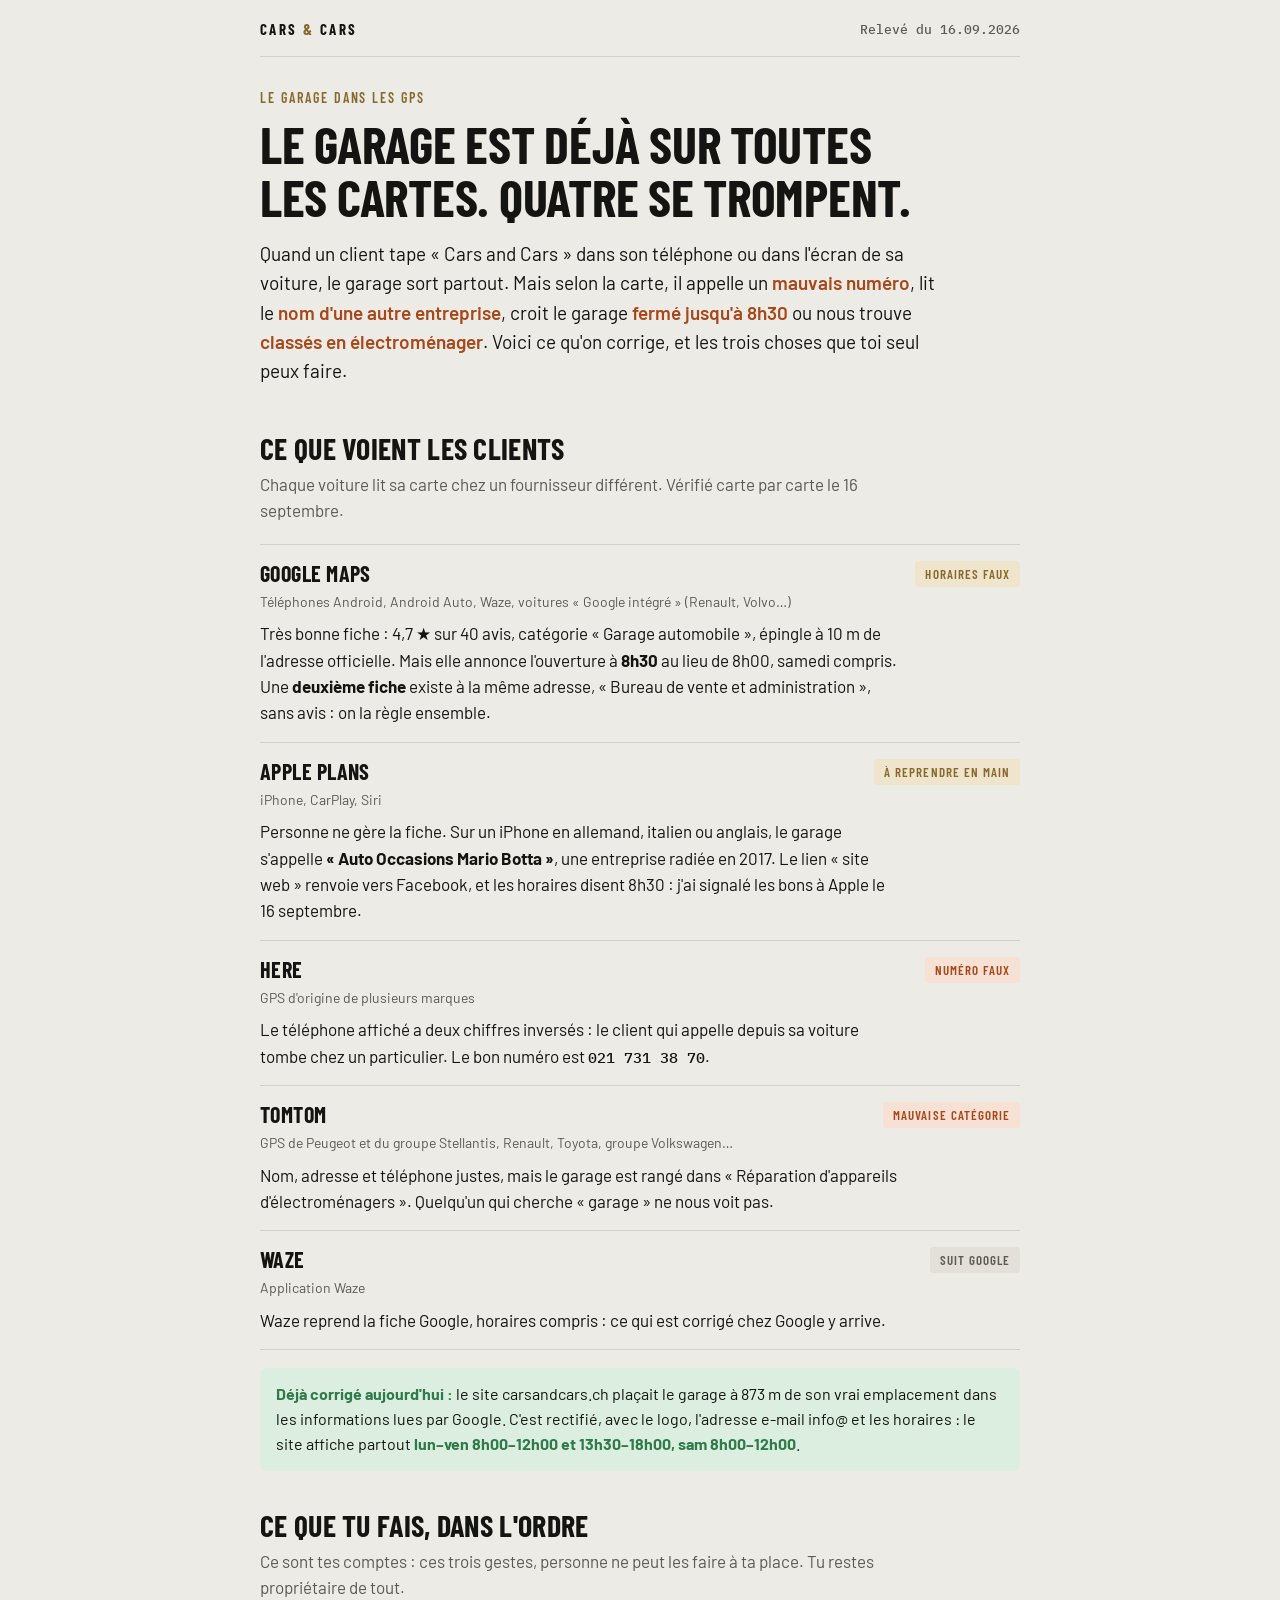
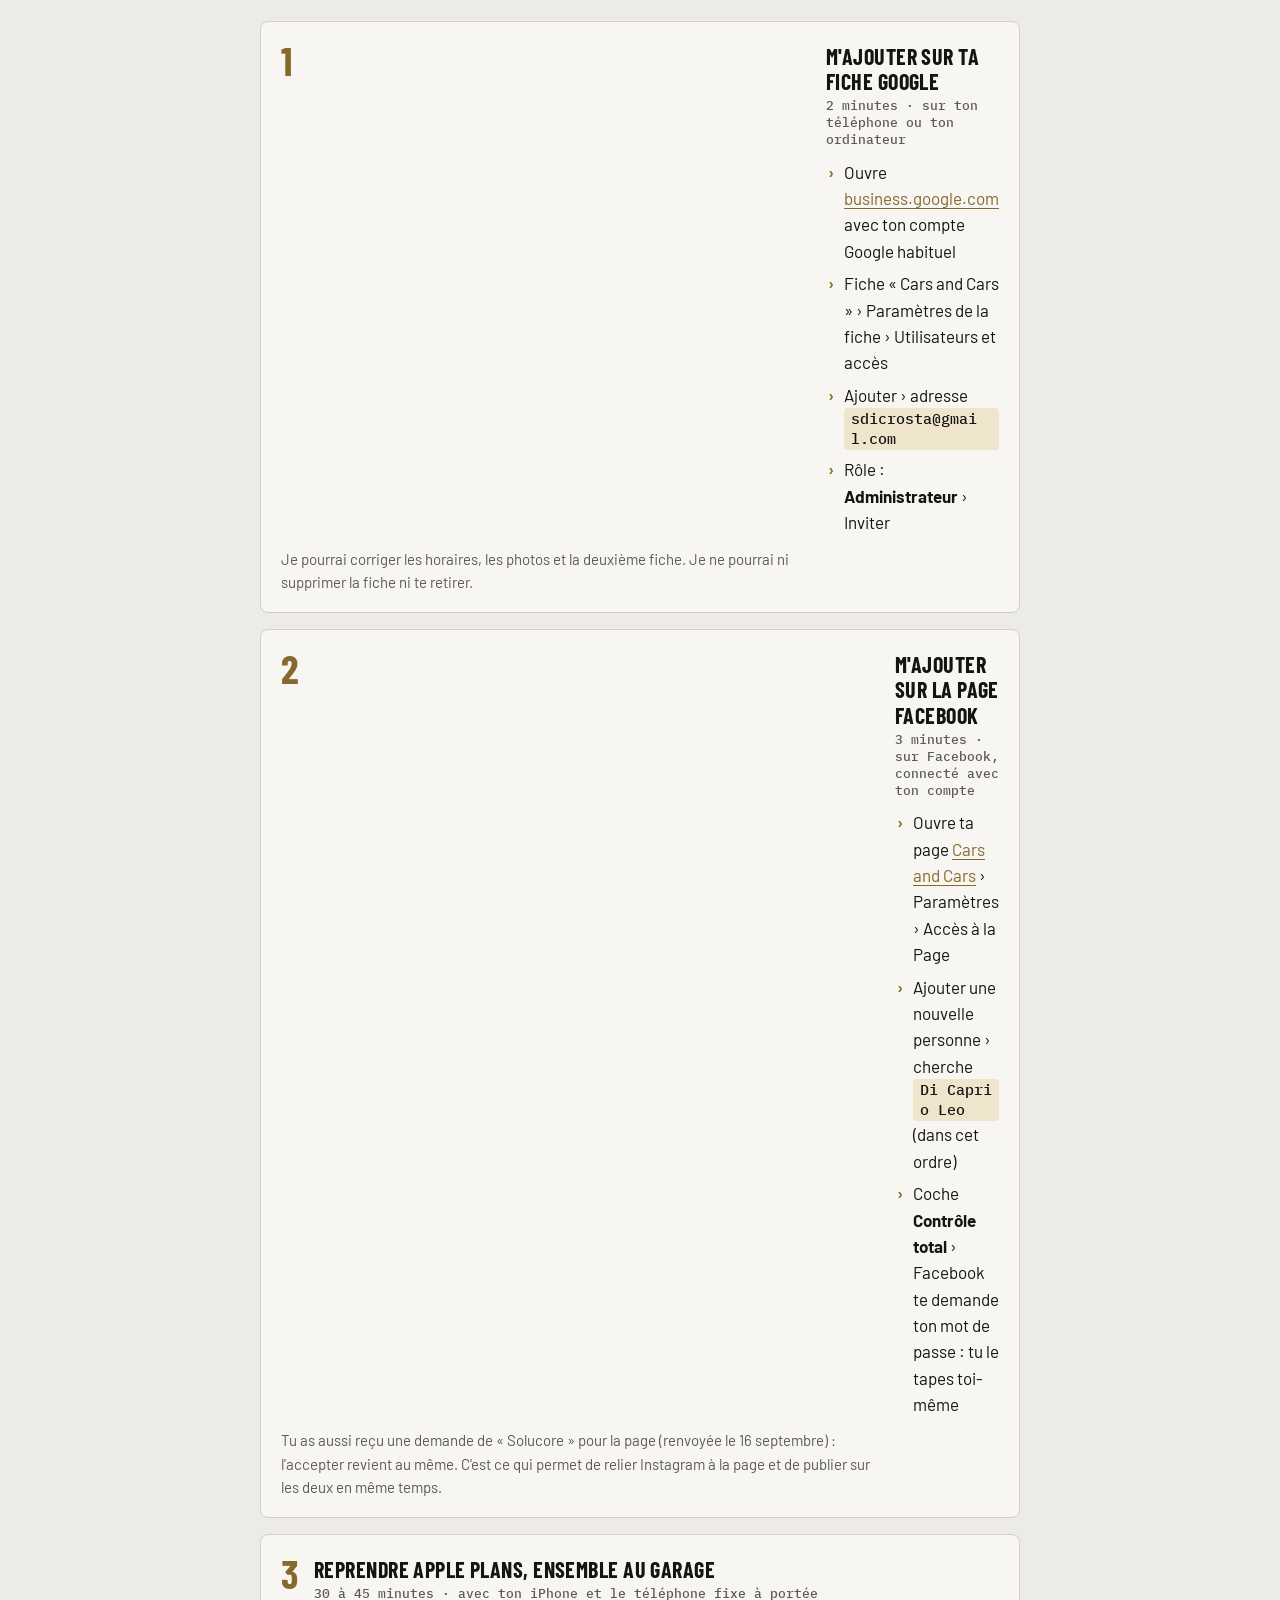
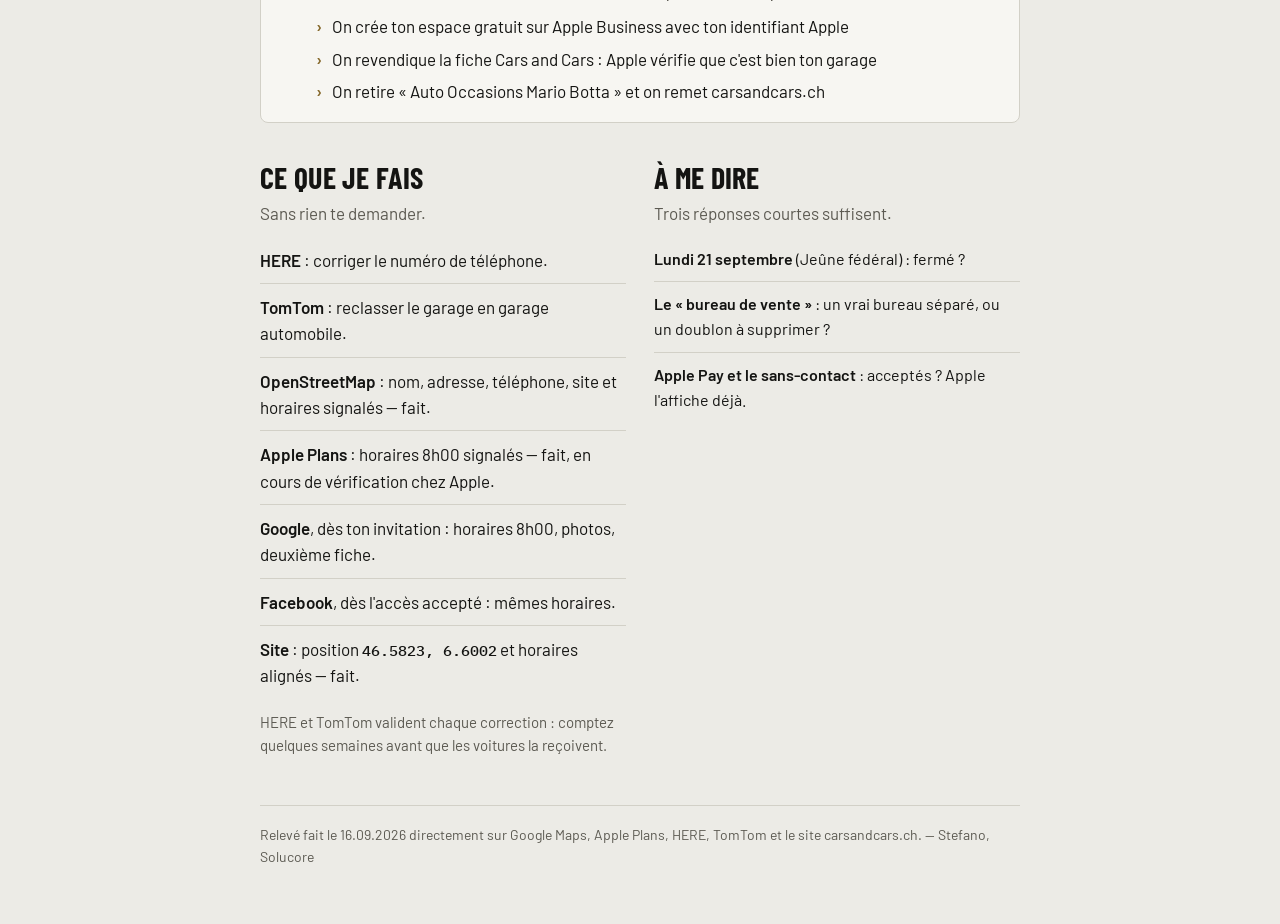
<file: visibilite/index.html>
<!doctype html>
<html lang="fr">
<head>
<meta charset="utf-8">
<meta name="robots" content="noindex,nofollow">
<meta name="viewport" content="width=device-width,initial-scale=1,viewport-fit=cover">
<title>Cars and Cars sur les GPS</title>
<link rel="preconnect" href="https://fonts.googleapis.com">
<link rel="preconnect" href="https://fonts.gstatic.com" crossorigin>
<link rel="stylesheet" href="https://fonts.googleapis.com/css2?family=Barlow+Condensed:wght@600;700&family=Barlow:wght@400;500;600&family=IBM+Plex+Mono:wght@500&display=swap">
<style>
/* Palette tirée de l'identité Cars and Cars : noir atelier, crème, or. */
:root{
  --fond:#ECEBE6; --surface:#F7F6F2; --encre:#141412; --doux:#5C5A52; --ligne:#D2D0C7;
  --or:#86692C; --or-fond:#EFE4CC;
  --juste:#2F7A4B; --juste-fond:#DCEEDF;
  --faux:#A8481A; --faux-fond:#F6E1D4;
  --neutre:#5C5A52; --neutre-fond:#E2E0D8;
  --affiche:"Barlow Condensed","Arial Narrow",Arial,sans-serif;
  --texte:"Barlow","Helvetica Neue",Arial,sans-serif;
  --chiffre:"IBM Plex Mono",ui-monospace,Menlo,monospace;
}
@media (prefers-color-scheme: dark){
  :root:not([data-theme="light"]){
    --fond:#0B0B0A; --surface:#151513; --encre:#E8E6DF; --doux:#A09D93; --ligne:#2B2A26;
    --or:#C4A265; --or-fond:#2A2419;
    --juste:#72C58F; --juste-fond:#16261C;
    --faux:#E6905E; --faux-fond:#2B1B12;
    --neutre:#A09D93; --neutre-fond:#22211E;
  }
}
:root[data-theme="dark"]{
  --fond:#0B0B0A; --surface:#151513; --encre:#E8E6DF; --doux:#A09D93; --ligne:#2B2A26;
  --or:#C4A265; --or-fond:#2A2419;
  --juste:#72C58F; --juste-fond:#16261C;
  --faux:#E6905E; --faux-fond:#2B1B12;
  --neutre:#A09D93; --neutre-fond:#22211E;
}

*{box-sizing:border-box}
html{-webkit-text-size-adjust:100%}
body{margin:0;background:var(--fond);color:var(--encre);font:400 17px/1.55 var(--texte);
  padding-inline:max(18px, env(safe-area-inset-left, 0px));padding-block:0 56px}
.page{max-width:760px;margin:0 auto}

/* En-tête */
.bandeau{display:flex;align-items:center;justify-content:space-between;gap:12px;
  padding-block:22px 18px;border-bottom:1px solid var(--ligne)}
.marque{font:700 15px/1 var(--affiche);letter-spacing:.16em;text-transform:uppercase}
.marque b{color:var(--or);font-weight:700}
.releve{font:500 13px/1.2 var(--chiffre);color:var(--doux)}
header.intro{padding-block:34px 8px}
.surtitre{font:600 14px/1 var(--affiche);letter-spacing:.14em;text-transform:uppercase;color:var(--or);margin:0 0 12px}
h1{font:700 clamp(34px,7.2vw,52px)/1.02 var(--affiche);letter-spacing:-.005em;margin:0 0 16px;text-wrap:balance;text-transform:uppercase}
.chapeau{font-size:19px;max-width:62ch;margin:0;color:var(--encre)}
.chapeau em{font-style:normal;color:var(--faux);font-weight:600}

h2{font:700 clamp(24px,4.6vw,30px)/1.1 var(--affiche);text-transform:uppercase;letter-spacing:.01em;margin:0 0 6px;text-wrap:balance}
.sous{color:var(--doux);margin:0 0 20px;max-width:62ch}
section{padding-block:38px 0}

/* Tableau des cartes */
.cartes{list-style:none;margin:0;padding:0;border-top:1px solid var(--ligne)}
.carte{display:grid;grid-template-columns:1fr auto;gap:4px 16px;padding:16px 0;border-bottom:1px solid var(--ligne)}
.carte h3{font:700 22px/1.1 var(--affiche);text-transform:uppercase;margin:0;letter-spacing:.02em}
.usage{grid-column:1/-1;font-size:14px;color:var(--doux);margin:0}
.detail{grid-column:1/-1;margin:4px 0 0;max-width:64ch}
.etat{align-self:start;font:600 13px/1 var(--affiche);letter-spacing:.08em;text-transform:uppercase;
  padding:7px 10px 6px;border-radius:4px;white-space:nowrap}
.etat.juste{color:var(--juste);background:var(--juste-fond)}
.etat.faux{color:var(--faux);background:var(--faux-fond)}
.etat.reprendre{color:var(--or);background:var(--or-fond)}
.etat.neutre{color:var(--neutre);background:var(--neutre-fond)}
.code{font:500 .9em var(--chiffre);white-space:nowrap}
.fait{margin:18px 0 0;padding:14px 16px;background:var(--juste-fond);color:var(--encre);border-radius:6px;font-size:16px}
.fait strong{color:var(--juste)}

/* Actions de David : une vraie suite, dans l'ordre */
.actions{list-style:none;counter-reset:etape;margin:0;padding:0;display:grid;gap:16px}
.action{counter-increment:etape;background:var(--surface);border:1px solid var(--ligne);border-radius:8px;padding:20px 20px 18px;
  display:grid;grid-template-columns:auto 1fr;column-gap:16px}
.action::before{content:counter(etape);font:700 40px/.9 var(--affiche);color:var(--or);grid-row:1/span 3}
.action h3{font:700 22px/1.15 var(--affiche);text-transform:uppercase;margin:2px 0 4px;letter-spacing:.02em}
.duree{font:500 13px/1.3 var(--chiffre);color:var(--doux);margin:0 0 10px}
.chemin{margin:0;padding:0;list-style:none;display:grid;gap:6px}
.chemin li{padding-left:18px;position:relative}
.chemin li::before{content:"›";position:absolute;left:2px;color:var(--or);font-weight:600}
.cle{display:inline-block;font:500 15px/1.35 var(--chiffre);background:var(--or-fond);color:var(--encre);padding:1px 7px;border-radius:4px;word-break:break-all}
.note{margin:12px 0 0;font-size:15px;color:var(--doux)}

/* Colonnes : ce que je fais / ce que tu me dis */
.deux{display:grid;grid-template-columns:1fr 1fr;gap:28px}
.liste{margin:0;padding:0;list-style:none;display:grid;gap:10px}
.liste li{padding:0 0 10px 0;border-bottom:1px solid var(--ligne)}
.liste li:last-child{border-bottom:0}
.liste strong{font-weight:600}
.question{font-size:16px}

footer{margin-top:48px;padding-top:18px;border-top:1px solid var(--ligne);color:var(--doux);font-size:14px}

a{color:var(--or);text-underline-offset:3px}
a:focus-visible{outline:2px solid var(--or);outline-offset:2px;border-radius:2px}

@media (max-width:620px){
  body{font-size:16px}
  .chapeau{font-size:17px}
  .deux{grid-template-columns:1fr;gap:34px}
  .action{padding:18px 16px 16px;column-gap:12px}
  .action::before{font-size:34px}
  .carte{grid-template-columns:1fr}
  .etat{justify-self:start;order:-1}
  .carte h3{order:0}
}
</style>
</head>
<body>
<div class="page">

  <div class="bandeau">
    <div class="marque">Cars <b>&amp;</b> Cars</div>
    <div class="releve">Relevé du 16.09.2026</div>
  </div>

  <header class="intro">
    <p class="surtitre">Le garage dans les GPS</p>
    <h1>Le garage est déjà sur toutes les cartes. Quatre se trompent.</h1>
    <p class="chapeau">Quand un client tape « Cars and Cars » dans son téléphone ou dans l'écran de sa voiture, le garage sort partout. Mais selon la carte, il appelle un <em>mauvais numéro</em>, lit le <em>nom d'une autre entreprise</em>, croit le garage <em>fermé jusqu'à 8h30</em> ou nous trouve <em>classés en électroménager</em>. Voici ce qu'on corrige, et les trois choses que toi seul peux faire.</p>
  </header>

  <section aria-labelledby="t-cartes">
    <h2 id="t-cartes">Ce que voient les clients</h2>
    <p class="sous">Chaque voiture lit sa carte chez un fournisseur différent. Vérifié carte par carte le 16 septembre.</p>

    <ul class="cartes">
      <li class="carte">
        <h3>Google Maps</h3>
        <span class="etat reprendre">Horaires faux</span>
        <p class="usage">Téléphones Android, Android Auto, Waze, voitures « Google intégré » (Renault, Volvo…)</p>
        <p class="detail">Très bonne fiche : 4,7 ★ sur 40 avis, catégorie « Garage automobile », épingle à 10 m de l'adresse officielle. Mais elle annonce l'ouverture à <strong>8h30</strong> au lieu de 8h00, samedi compris. Une <strong>deuxième fiche</strong> existe à la même adresse, « Bureau de vente et administration », sans avis : on la règle ensemble.</p>
      </li>
      <li class="carte">
        <h3>Apple Plans</h3>
        <span class="etat reprendre">À reprendre en main</span>
        <p class="usage">iPhone, CarPlay, Siri</p>
        <p class="detail">Personne ne gère la fiche. Sur un iPhone en allemand, italien ou anglais, le garage s'appelle <strong>« Auto Occasions Mario Botta »</strong>, une entreprise radiée en 2017. Le lien « site web » renvoie vers Facebook, et les horaires disent 8h30 : j'ai signalé les bons à Apple le 16 septembre.</p>
      </li>
      <li class="carte">
        <h3>HERE</h3>
        <span class="etat faux">Numéro faux</span>
        <p class="usage">GPS d'origine de plusieurs marques</p>
        <p class="detail">Le téléphone affiché a deux chiffres inversés : le client qui appelle depuis sa voiture tombe chez un particulier. Le bon numéro est <span class="code">021 731 38 70</span>.</p>
      </li>
      <li class="carte">
        <h3>TomTom</h3>
        <span class="etat faux">Mauvaise catégorie</span>
        <p class="usage">GPS de Peugeot et du groupe Stellantis, Renault, Toyota, groupe Volkswagen…</p>
        <p class="detail">Nom, adresse et téléphone justes, mais le garage est rangé dans « Réparation d'appareils d'électroménagers ». Quelqu'un qui cherche « garage » ne nous voit pas.</p>
      </li>
      <li class="carte">
        <h3>Waze</h3>
        <span class="etat neutre">Suit Google</span>
        <p class="usage">Application Waze</p>
        <p class="detail">Waze reprend la fiche Google, horaires compris : ce qui est corrigé chez Google y arrive.</p>
      </li>
    </ul>

    <p class="fait"><strong>Déjà corrigé aujourd'hui :</strong> le site carsandcars.ch plaçait le garage à 873 m de son vrai emplacement dans les informations lues par Google. C'est rectifié, avec le logo, l'adresse e-mail info@ et les horaires : le site affiche partout <strong>lun–ven 8h00–12h00 et 13h30–18h00, sam 8h00–12h00</strong>.</p>
  </section>

  <section aria-labelledby="t-toi">
    <h2 id="t-toi">Ce que tu fais, dans l'ordre</h2>
    <p class="sous">Ce sont tes comptes : ces trois gestes, personne ne peut les faire à ta place. Tu restes propriétaire de tout.</p>

    <ol class="actions">
      <li class="action">
        <h3>M'ajouter sur ta fiche Google</h3>
        <p class="duree">2 minutes · sur ton téléphone ou ton ordinateur</p>
        <ul class="chemin">
          <li>Ouvre <a href="https://business.google.com">business.google.com</a> avec ton compte Google habituel</li>
          <li>Fiche « Cars and Cars » › Paramètres de la fiche › Utilisateurs et accès</li>
          <li>Ajouter › adresse <span class="cle">sdicrosta@gmail.com</span></li>
          <li>Rôle : <strong>Administrateur</strong> › Inviter</li>
        </ul>
        <p class="note">Je pourrai corriger les horaires, les photos et la deuxième fiche. Je ne pourrai ni supprimer la fiche ni te retirer.</p>
      </li>

      <li class="action">
        <h3>M'ajouter sur la page Facebook</h3>
        <p class="duree">3 minutes · sur Facebook, connecté avec ton compte</p>
        <ul class="chemin">
          <li>Ouvre ta page <a href="https://www.facebook.com/carsandcars.ch">Cars and Cars</a> › Paramètres › Accès à la Page</li>
          <li>Ajouter une nouvelle personne › cherche <span class="cle">Di Caprio Leo</span> (dans cet ordre)</li>
          <li>Coche <strong>Contrôle total</strong> › Facebook te demande ton mot de passe : tu le tapes toi-même</li>
        </ul>
        <p class="note">Tu as aussi reçu une demande de « Solucore » pour la page (renvoyée le 16 septembre) : l'accepter revient au même. C'est ce qui permet de relier Instagram à la page et de publier sur les deux en même temps.</p>
      </li>

      <li class="action">
        <h3>Reprendre Apple Plans, ensemble au garage</h3>
        <p class="duree">30 à 45 minutes · avec ton iPhone et le téléphone fixe à portée</p>
        <ul class="chemin">
          <li>On crée ton espace gratuit sur Apple Business avec ton identifiant Apple</li>
          <li>On revendique la fiche Cars and Cars : Apple vérifie que c'est bien ton garage</li>
          <li>On retire « Auto Occasions Mario Botta » et on remet carsandcars.ch</li>
        </ul>
      </li>
    </ol>
  </section>

  <section aria-labelledby="t-moi">
    <div class="deux">
      <div>
        <h2 id="t-moi">Ce que je fais</h2>
        <p class="sous">Sans rien te demander.</p>
        <ul class="liste">
          <li><strong>HERE</strong> : corriger le numéro de téléphone.</li>
          <li><strong>TomTom</strong> : reclasser le garage en garage automobile.</li>
          <li><strong>OpenStreetMap</strong> : nom, adresse, téléphone, site et horaires signalés — fait.</li>
          <li><strong>Apple Plans</strong> : horaires 8h00 signalés — fait, en cours de vérification chez Apple.</li>
          <li><strong>Google</strong>, dès ton invitation : horaires 8h00, photos, deuxième fiche.</li>
          <li><strong>Facebook</strong>, dès l'accès accepté : mêmes horaires.</li>
          <li><strong>Site</strong> : position <span class="code">46.5823, 6.6002</span> et horaires alignés — fait.</li>
        </ul>
        <p class="note">HERE et TomTom valident chaque correction : comptez quelques semaines avant que les voitures la reçoivent.</p>
      </div>
      <div>
        <h2 id="t-dire">À me dire</h2>
        <p class="sous">Trois réponses courtes suffisent.</p>
        <ul class="liste question">
          <li><strong>Lundi 21 septembre</strong> (Jeûne fédéral) : fermé ?</li>
          <li><strong>Le « bureau de vente »</strong> : un vrai bureau séparé, ou un doublon à supprimer ?</li>
          <li><strong>Apple Pay et le sans-contact</strong> : acceptés ? Apple l'affiche déjà.</li>
        </ul>
      </div>
    </div>
  </section>

  <footer>
    Relevé fait le 16.09.2026 directement sur Google Maps, Apple Plans, HERE, TomTom et le site carsandcars.ch. — Stefano, Solucore
  </footer>
</div>
</body>
</html>
</file>
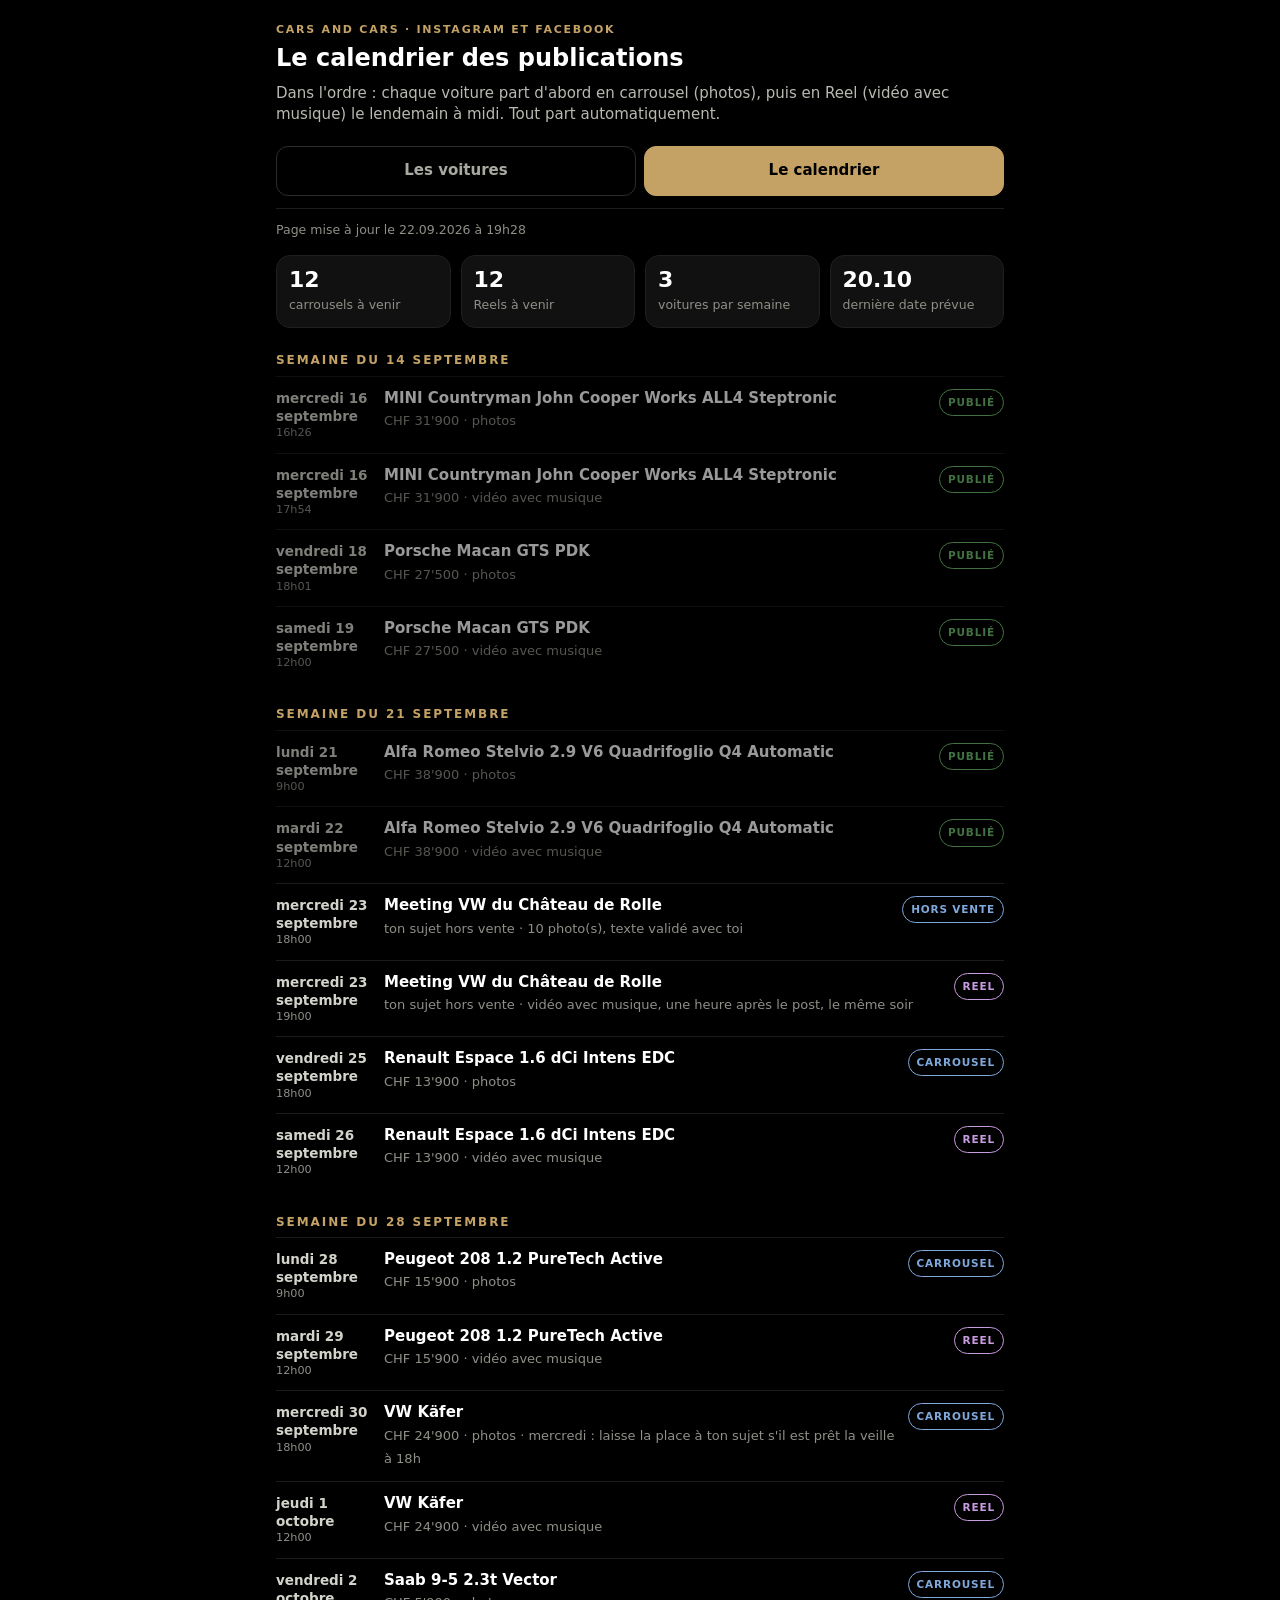
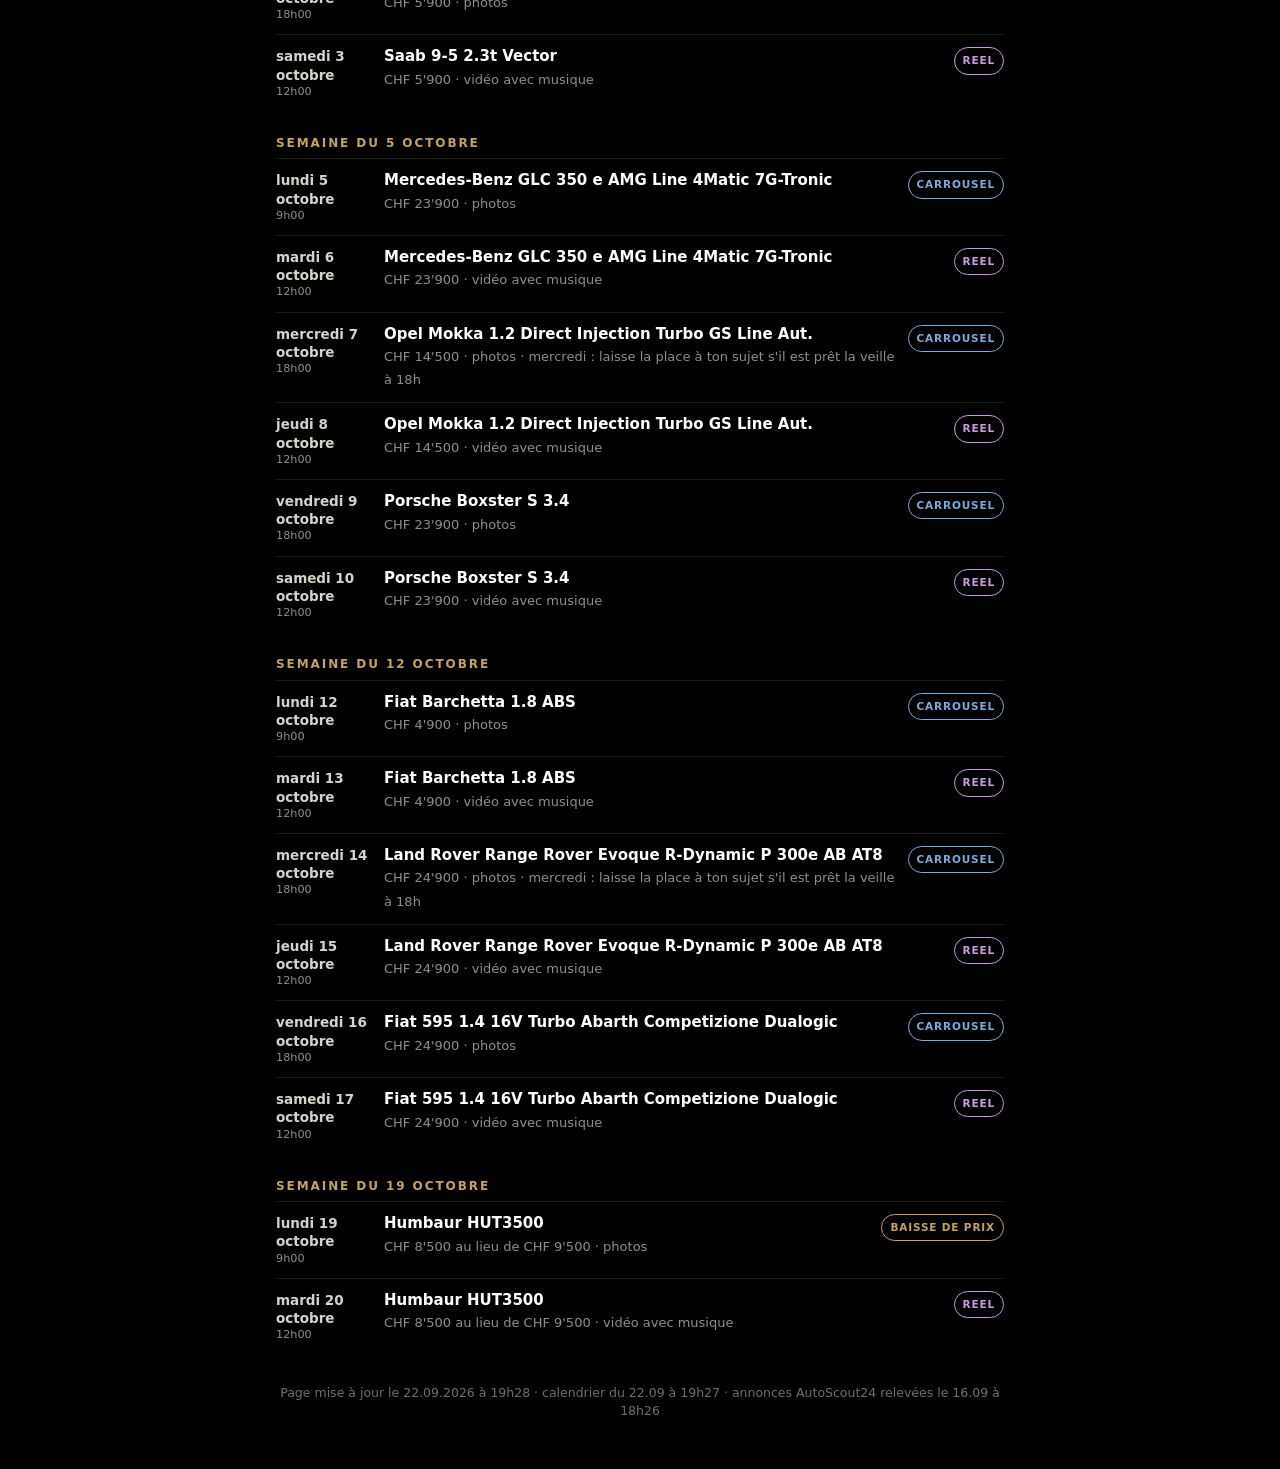
<file: echeancier.html>
<!doctype html>
<html lang="fr"><head>
<meta charset="utf-8">
<meta name="viewport" content="width=device-width,initial-scale=1,viewport-fit=cover">
<meta name="robots" content="noindex,nofollow">
<title>Cars and Cars — le calendrier des publications</title>
<link rel="stylesheet" href="posts.css">
</head><body>
<div class="page">
<header class="entete-page"><p class="sur">Cars and Cars · Instagram et Facebook</p><h1>Le calendrier des publications</h1><p class="chapo">Dans l&#x27;ordre : chaque voiture part d&#x27;abord en carrousel (photos), puis en Reel (vidéo avec musique) le lendemain à midi. Tout part automatiquement.</p></header><nav class="nav"><a href="programme.html" class="">Les voitures</a><a href="echeancier.html" class="on">Le calendrier</a></nav><p class="maj">Page mise à jour le 22.09.2026 à 19h28</p><section class="chiffres"><div class="chiffre"><b>12</b><span>carrousels à venir</span></div><div class="chiffre"><b>12</b><span>Reels à venir</span></div><div class="chiffre"><b>3</b><span>voitures par semaine</span></div><div class="chiffre"><b>20.10</b><span>dernière date prévue</span></div></section><div class="sem">semaine du 14 septembre</div><div class="ligne passe"><div class="quand">mercredi 16 septembre<small>16h26</small></div><div class="quoi"><b>MINI Countryman John Cooper Works ALL4 Steptronic</b><span>CHF 31&#x27;900 · photos</span></div><span class="type t-publie">PUBLIÉ</span></div><div class="ligne passe"><div class="quand">mercredi 16 septembre<small>17h54</small></div><div class="quoi"><b>MINI Countryman John Cooper Works ALL4 Steptronic</b><span>CHF 31&#x27;900 · vidéo avec musique</span></div><span class="type t-publie">PUBLIÉ</span></div><div class="ligne passe"><div class="quand">vendredi 18 septembre<small>18h01</small></div><div class="quoi"><b>Porsche Macan GTS PDK</b><span>CHF 27&#x27;500 · photos</span></div><span class="type t-publie">PUBLIÉ</span></div><div class="ligne passe"><div class="quand">samedi 19 septembre<small>12h00</small></div><div class="quoi"><b>Porsche Macan GTS PDK</b><span>CHF 27&#x27;500 · vidéo avec musique</span></div><span class="type t-publie">PUBLIÉ</span></div><div class="sem">semaine du 21 septembre</div><div class="ligne passe"><div class="quand">lundi 21 septembre<small>9h00</small></div><div class="quoi"><b>Alfa Romeo Stelvio 2.9 V6 Quadrifoglio Q4 Automatic</b><span>CHF 38&#x27;900 · photos</span></div><span class="type t-publie">PUBLIÉ</span></div><div class="ligne passe"><div class="quand">mardi 22 septembre<small>12h00</small></div><div class="quoi"><b>Alfa Romeo Stelvio 2.9 V6 Quadrifoglio Q4 Automatic</b><span>CHF 38&#x27;900 · vidéo avec musique</span></div><span class="type t-publie">PUBLIÉ</span></div><div class="ligne"><div class="quand">mercredi 23 septembre<small>18h00</small></div><div class="quoi"><b>Meeting VW du Château de Rolle</b><span>ton sujet hors vente · 10 photo(s), texte validé avec toi</span></div><span class="type t-carrousel">HORS VENTE</span></div><div class="ligne"><div class="quand">mercredi 23 septembre<small>19h00</small></div><div class="quoi"><b>Meeting VW du Château de Rolle</b><span>ton sujet hors vente · vidéo avec musique, une heure après le post, le même soir</span></div><span class="type t-reel">REEL</span></div><div class="ligne"><div class="quand">vendredi 25 septembre<small>18h00</small></div><div class="quoi"><b>Renault Espace 1.6 dCi Intens EDC</b><span>CHF 13&#x27;900 · photos</span></div><span class="type t-carrousel">CARROUSEL</span></div><div class="ligne"><div class="quand">samedi 26 septembre<small>12h00</small></div><div class="quoi"><b>Renault Espace 1.6 dCi Intens EDC</b><span>CHF 13&#x27;900 · vidéo avec musique</span></div><span class="type t-reel">REEL</span></div><div class="sem">semaine du 28 septembre</div><div class="ligne"><div class="quand">lundi 28 septembre<small>9h00</small></div><div class="quoi"><b>Peugeot 208 1.2 PureTech Active</b><span>CHF 15&#x27;900 · photos</span></div><span class="type t-carrousel">CARROUSEL</span></div><div class="ligne"><div class="quand">mardi 29 septembre<small>12h00</small></div><div class="quoi"><b>Peugeot 208 1.2 PureTech Active</b><span>CHF 15&#x27;900 · vidéo avec musique</span></div><span class="type t-reel">REEL</span></div><div class="ligne"><div class="quand">mercredi 30 septembre<small>18h00</small></div><div class="quoi"><b>VW Käfer</b><span>CHF 24&#x27;900 · photos · mercredi : laisse la place à ton sujet s&#x27;il est prêt la veille à 18h</span></div><span class="type t-carrousel">CARROUSEL</span></div><div class="ligne"><div class="quand">jeudi 1 octobre<small>12h00</small></div><div class="quoi"><b>VW Käfer</b><span>CHF 24&#x27;900 · vidéo avec musique</span></div><span class="type t-reel">REEL</span></div><div class="ligne"><div class="quand">vendredi 2 octobre<small>18h00</small></div><div class="quoi"><b>Saab 9-5 2.3t Vector</b><span>CHF 5&#x27;900 · photos</span></div><span class="type t-carrousel">CARROUSEL</span></div><div class="ligne"><div class="quand">samedi 3 octobre<small>12h00</small></div><div class="quoi"><b>Saab 9-5 2.3t Vector</b><span>CHF 5&#x27;900 · vidéo avec musique</span></div><span class="type t-reel">REEL</span></div><div class="sem">semaine du 5 octobre</div><div class="ligne"><div class="quand">lundi 5 octobre<small>9h00</small></div><div class="quoi"><b>Mercedes-Benz GLC 350 e AMG Line 4Matic 7G-Tronic</b><span>CHF 23&#x27;900 · photos</span></div><span class="type t-carrousel">CARROUSEL</span></div><div class="ligne"><div class="quand">mardi 6 octobre<small>12h00</small></div><div class="quoi"><b>Mercedes-Benz GLC 350 e AMG Line 4Matic 7G-Tronic</b><span>CHF 23&#x27;900 · vidéo avec musique</span></div><span class="type t-reel">REEL</span></div><div class="ligne"><div class="quand">mercredi 7 octobre<small>18h00</small></div><div class="quoi"><b>Opel Mokka 1.2 Direct Injection Turbo GS Line Aut.</b><span>CHF 14&#x27;500 · photos · mercredi : laisse la place à ton sujet s&#x27;il est prêt la veille à 18h</span></div><span class="type t-carrousel">CARROUSEL</span></div><div class="ligne"><div class="quand">jeudi 8 octobre<small>12h00</small></div><div class="quoi"><b>Opel Mokka 1.2 Direct Injection Turbo GS Line Aut.</b><span>CHF 14&#x27;500 · vidéo avec musique</span></div><span class="type t-reel">REEL</span></div><div class="ligne"><div class="quand">vendredi 9 octobre<small>18h00</small></div><div class="quoi"><b>Porsche Boxster S 3.4</b><span>CHF 23&#x27;900 · photos</span></div><span class="type t-carrousel">CARROUSEL</span></div><div class="ligne"><div class="quand">samedi 10 octobre<small>12h00</small></div><div class="quoi"><b>Porsche Boxster S 3.4</b><span>CHF 23&#x27;900 · vidéo avec musique</span></div><span class="type t-reel">REEL</span></div><div class="sem">semaine du 12 octobre</div><div class="ligne"><div class="quand">lundi 12 octobre<small>9h00</small></div><div class="quoi"><b>Fiat Barchetta 1.8 ABS</b><span>CHF 4&#x27;900 · photos</span></div><span class="type t-carrousel">CARROUSEL</span></div><div class="ligne"><div class="quand">mardi 13 octobre<small>12h00</small></div><div class="quoi"><b>Fiat Barchetta 1.8 ABS</b><span>CHF 4&#x27;900 · vidéo avec musique</span></div><span class="type t-reel">REEL</span></div><div class="ligne"><div class="quand">mercredi 14 octobre<small>18h00</small></div><div class="quoi"><b>Land Rover Range Rover Evoque R-Dynamic P 300e AB AT8</b><span>CHF 24&#x27;900 · photos · mercredi : laisse la place à ton sujet s&#x27;il est prêt la veille à 18h</span></div><span class="type t-carrousel">CARROUSEL</span></div><div class="ligne"><div class="quand">jeudi 15 octobre<small>12h00</small></div><div class="quoi"><b>Land Rover Range Rover Evoque R-Dynamic P 300e AB AT8</b><span>CHF 24&#x27;900 · vidéo avec musique</span></div><span class="type t-reel">REEL</span></div><div class="ligne"><div class="quand">vendredi 16 octobre<small>18h00</small></div><div class="quoi"><b>Fiat 595 1.4 16V Turbo Abarth Competizione Dualogic</b><span>CHF 24&#x27;900 · photos</span></div><span class="type t-carrousel">CARROUSEL</span></div><div class="ligne"><div class="quand">samedi 17 octobre<small>12h00</small></div><div class="quoi"><b>Fiat 595 1.4 16V Turbo Abarth Competizione Dualogic</b><span>CHF 24&#x27;900 · vidéo avec musique</span></div><span class="type t-reel">REEL</span></div><div class="sem">semaine du 19 octobre</div><div class="ligne"><div class="quand">lundi 19 octobre<small>9h00</small></div><div class="quoi"><b>Humbaur HUT3500</b><span>CHF 8&#x27;500 au lieu de CHF 9&#x27;500 · photos</span></div><span class="type t-baisse">BAISSE DE PRIX</span></div><div class="ligne"><div class="quand">mardi 20 octobre<small>12h00</small></div><div class="quoi"><b>Humbaur HUT3500</b><span>CHF 8&#x27;500 au lieu de CHF 9&#x27;500 · vidéo avec musique</span></div><span class="type t-reel">REEL</span></div><p class="pied">Page mise à jour le 22.09.2026 à 19h28 · calendrier du 22.09 à 19h27 · annonces AutoScout24 relevées le 16.09 à 18h26</p>
</div>
</body></html>
</file>
<file: posts.css>
*{box-sizing:border-box;margin:0;padding:0}
html{-webkit-text-size-adjust:100%;color-scheme:dark}
body{background:#000000;color:#D3D3CB;font-family:-apple-system,system-ui,"Helvetica Neue",Arial,sans-serif;
      line-height:1.45;font-size:16px}
a{color:#C4A265}
.page{max-width:760px;margin:0 auto;padding:0 16px 48px}

/* En-tête */
.entete-page{padding:22px 0 8px}
.sur{font-size:11px;letter-spacing:.16em;text-transform:uppercase;color:#C4A265;font-weight:700}
.entete-page h1{margin-top:6px;font-size:24px;line-height:1.2;color:#fff;font-weight:800}
.chapo{margin-top:10px;font-size:15px;color:#b9b9b1}
.nav{position:sticky;top:0;z-index:10;display:flex;gap:8px;padding:12px 0;background:#000000;
      border-bottom:1px solid #1d1d1d}
.nav a{flex:1;text-align:center;padding:13px 10px;border-radius:12px;border:1px solid #2c2c2c;
       color:#a9a9a2;text-decoration:none;font-weight:600;font-size:15px}
.nav a.on{background:#C4A265;border-color:#C4A265;color:#000}

/* Chiffres */
.chiffres{display:grid;grid-template-columns:repeat(2,minmax(0,1fr));gap:10px;margin:16px 0 6px}
.chiffre{background:#111;border:1px solid #1f1f1f;border-radius:14px;padding:12px}
.chiffre b{display:block;font-size:22px;line-height:1.1;color:#fff}
.chiffre span{font-size:12.5px;color:#8f8f88}
.prochaine{margin:10px 0 4px;padding:12px 14px;border-left:3px solid #C4A265;background:rgba(196,162,101,.09);
           border-radius:0 12px 12px 0;font-size:14.5px}
.prochaine b{color:#fff}

/* Cartes voiture */
.voiture{background:#0e0e0e;border:1px solid #1f1f1f;border-radius:16px;margin:18px 0;overflow:hidden}
.voiture .tete{padding:14px 14px 8px}
.pastille{display:inline-block;font-size:11px;letter-spacing:.06em;text-transform:uppercase;font-weight:700;
          padding:4px 10px;border-radius:99px;border:1px solid currentColor}
.p-publie{color:#6fbf6f}
.p-programme{color:#7fa8dc}
.p-baisse{color:#C4A265}
.p-bloque{color:#e0735f}
.p-retire{color:#8a8a8a}
.voiture h2{margin-top:8px;font-size:18px;line-height:1.25;color:#fff}
.prix{margin-top:4px;font-size:20px;font-weight:800;color:#C4A265}
.prix s{font-size:15px;font-weight:600;color:#8f8f88;margin-right:6px}
.dates{list-style:none;margin-top:10px;display:grid;gap:6px}
.dates li{font-size:14.5px;color:#D3D3CB;padding-left:14px;position:relative}
.dates li::before{content:"";position:absolute;left:0;top:.6em;width:6px;height:6px;border-radius:50%;background:#C4A265}
.dates li.fait::before{background:#6fbf6f}
.dates li.stop::before{background:#e0735f}
.dates b{color:#fff}
.alerte{margin:10px 14px 0;padding:10px 12px;border-left:3px solid #e0735f;background:#1a1010;
        border-radius:0 8px 8px 0;font-size:14px;color:#ecdcd9}
.bande{display:flex;gap:8px;overflow-x:auto;scroll-snap-type:x mandatory;-webkit-overflow-scrolling:touch;
       padding:12px 14px;scrollbar-width:none}
.bande::-webkit-scrollbar{display:none}
.dia{flex:0 0 64%;max-width:250px;scroll-snap-align:start}
.dia img{width:100%;height:auto;display:block;border-radius:10px;background:#000;aspect-ratio:4/5}
.dia span{display:block;margin-top:5px;font-size:12px;color:#7d7d76}
.glisser{padding:0 14px;font-size:12.5px;color:#7d7d76}
.reel{padding:14px}
.reel h3,.texte summary,.hors h3{font-size:13px;letter-spacing:.08em;text-transform:uppercase;color:#9a9a93;font-weight:700}
.reel video{display:block;margin-top:8px;width:100%;max-width:240px;aspect-ratio:9/16;height:auto;
            border-radius:12px;background:#000}
.reel p{margin-top:6px;font-size:12.5px;color:#8f8f88}
.texte{margin:0 14px 12px;border-top:1px solid #1d1d1d;padding-top:10px}
.texte summary{cursor:pointer;padding:10px 0;min-height:44px;list-style-position:inside}
.legende{white-space:pre-wrap;overflow-wrap:anywhere;font-size:14.5px;line-height:1.5;background:#080808;
         border:1px solid #222;border-radius:10px;padding:12px;color:#D3D3CB}
.contact{display:block;margin:4px 14px 16px;font-size:14px;color:#9a9a93}

/* Liens WhatsApp : de vrais liens, assez grands pour un doigt */
.wa{display:block;text-align:center;text-decoration:none;font-weight:700;font-size:16px;
     min-height:52px;padding:15px 14px;border-radius:12px;background:#1f8a4c;color:#fff}
.wa-petit{display:inline-block;padding:12px 0;min-height:44px;color:#8fd3a8;text-decoration:underline}

/* Hors vente */
.hors{margin:28px 0 8px;padding:16px;background:#0e0e0e;border:1px solid #2a2418;border-radius:16px}
.hors h2{font-size:18px;color:#fff}
.hors p{margin:8px 0 14px;font-size:14.5px;color:#b9b9b1}
.sujet{border-top:1px solid #1d1d1d;padding:12px 0}
.sujet h3{color:#D3D3CB;letter-spacing:.04em}
.sujet p{margin:4px 0 8px;font-size:14px}

/* Calendrier */
.sem{margin:24px 0 6px;font-size:12px;letter-spacing:.16em;text-transform:uppercase;color:#C4A265;font-weight:700}
.ligne{display:flex;gap:12px;align-items:flex-start;padding:12px 0;border-top:1px solid #1b1b1b}
.ligne .quand{flex:0 0 96px;font-size:13.5px;line-height:1.35;color:#D3D3CB;font-weight:700}
.ligne .quand small{display:block;font-weight:400;color:#8f8f88}
.ligne .quoi{flex:1;min-width:0}
.ligne .quoi b{display:block;font-size:15px;line-height:1.3;color:#fff}
.ligne .quoi span{font-size:13px;color:#8f8f88}
.type{flex:0 0 auto;font-size:10.5px;letter-spacing:.08em;font-weight:700;padding:5px 8px;border-radius:99px;
      white-space:nowrap;border:1px solid currentColor}
.t-carrousel{color:#7fa8dc}
.t-reel{color:#c89be0}
.t-baisse{color:#C4A265}
.t-publie{color:#6fbf6f}
.t-bloque{color:#e0735f}
.ligne.passe{opacity:.6}

.pied{margin-top:30px;font-size:12.5px;color:#6f6f69;text-align:center}
.maj{margin-top:12px;font-size:12.5px;color:#8f8f88}
.vide{padding:30px 0;text-align:center;color:#8f8f88}
@media (min-width:760px){
  .chiffres{grid-template-columns:repeat(4,minmax(0,1fr))}
  .dia{flex:0 0 210px}
}
</file>
